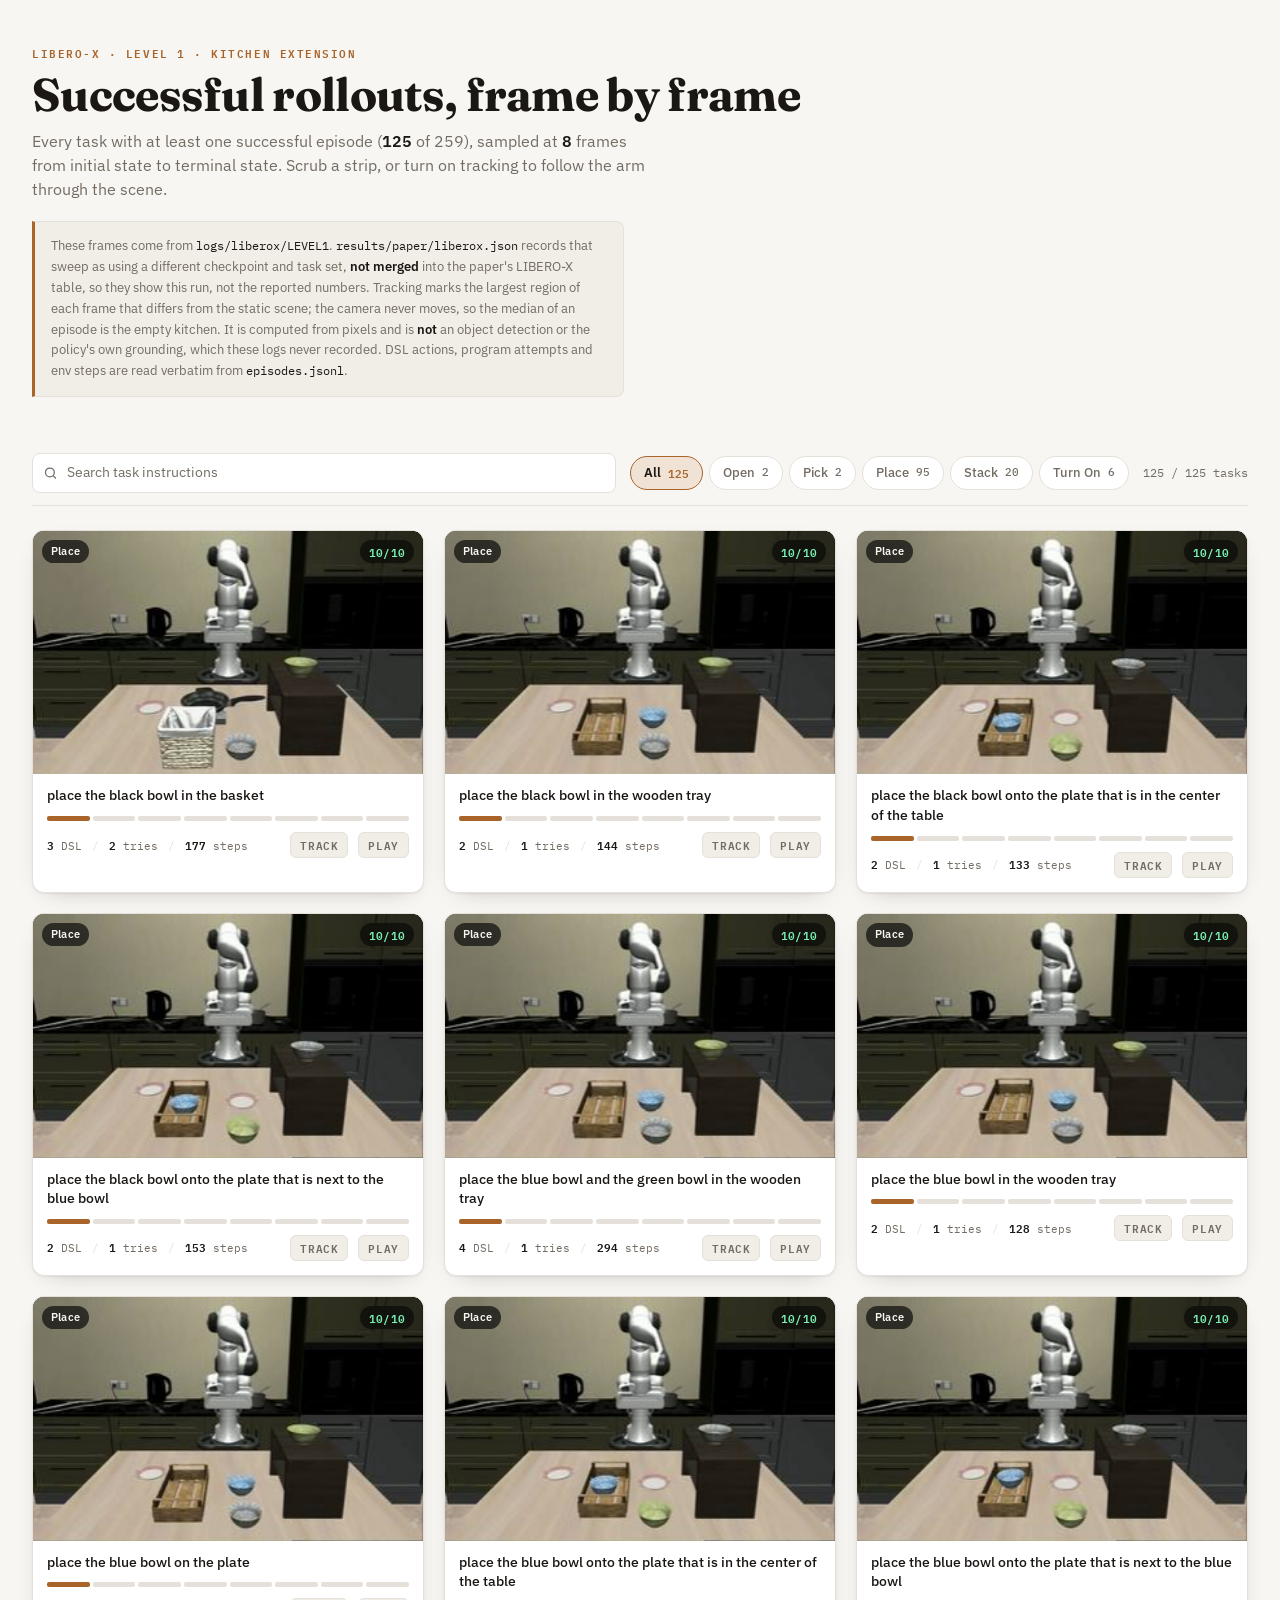
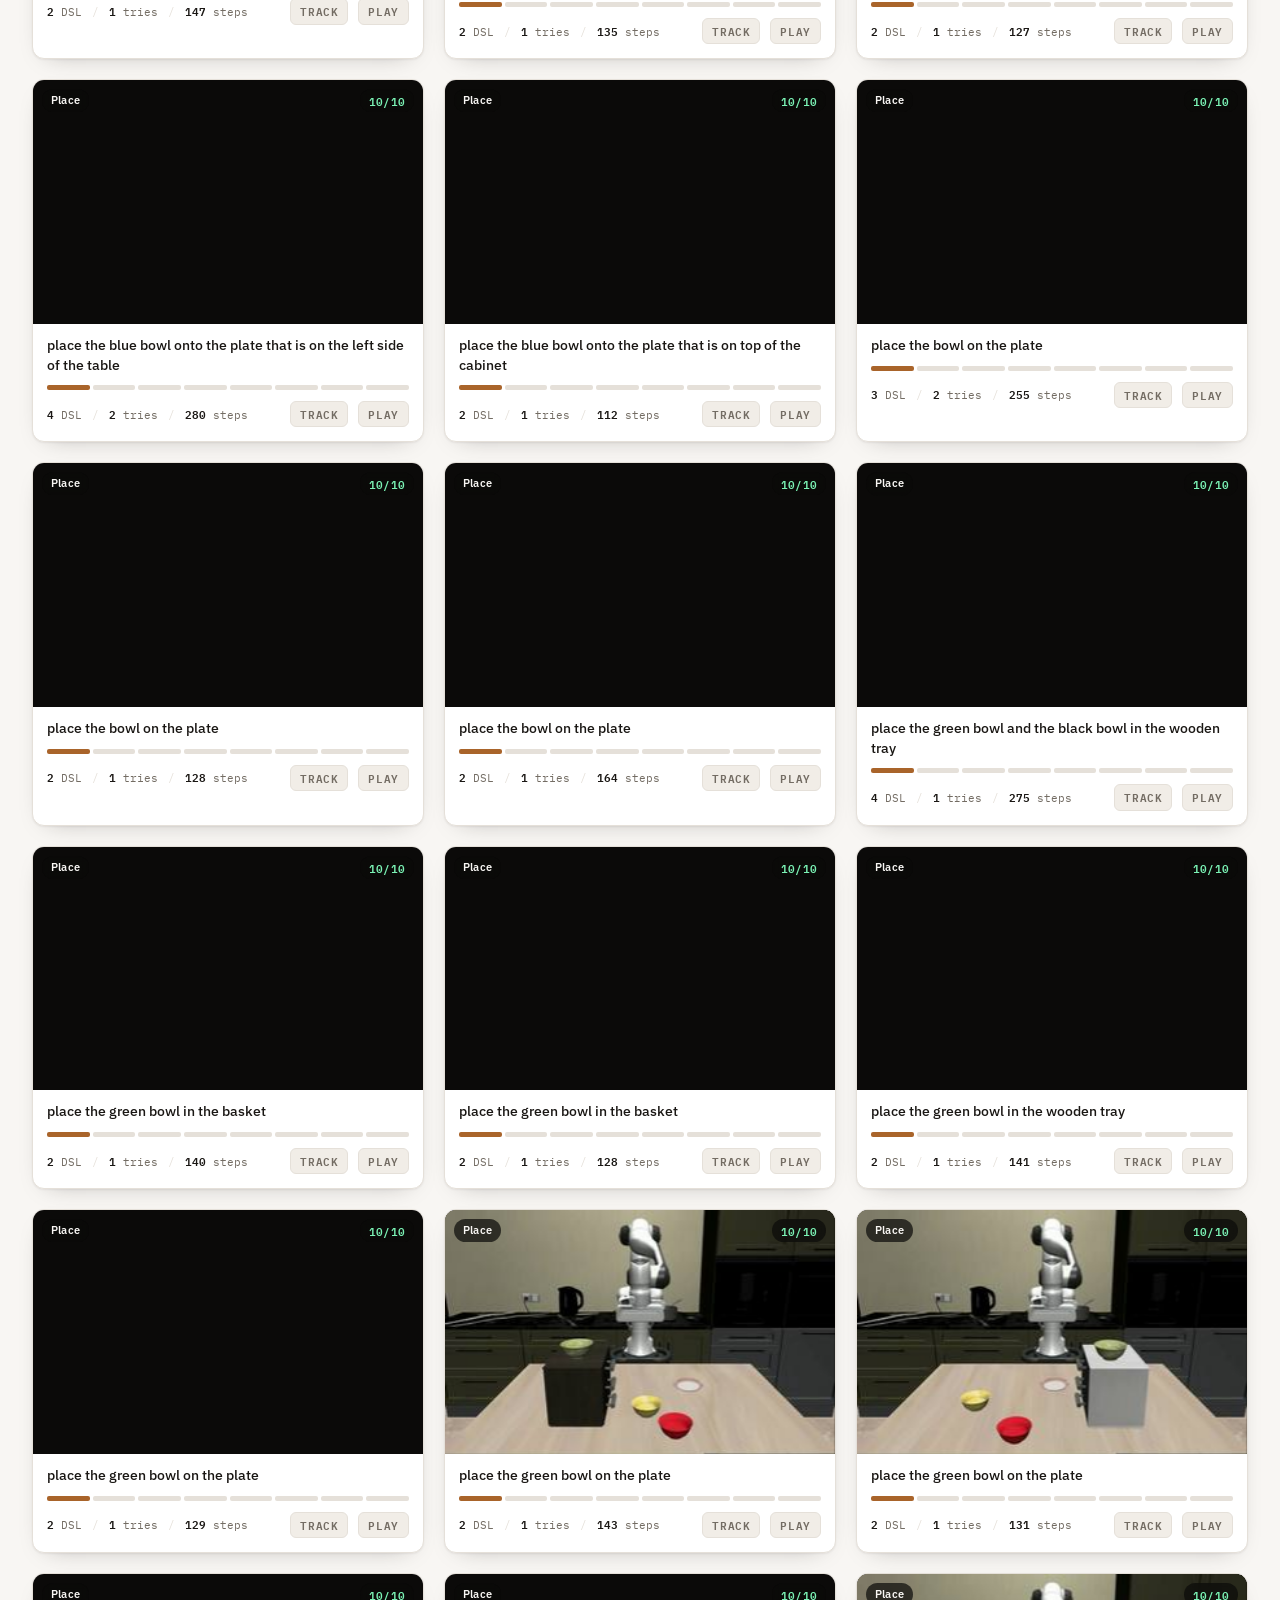
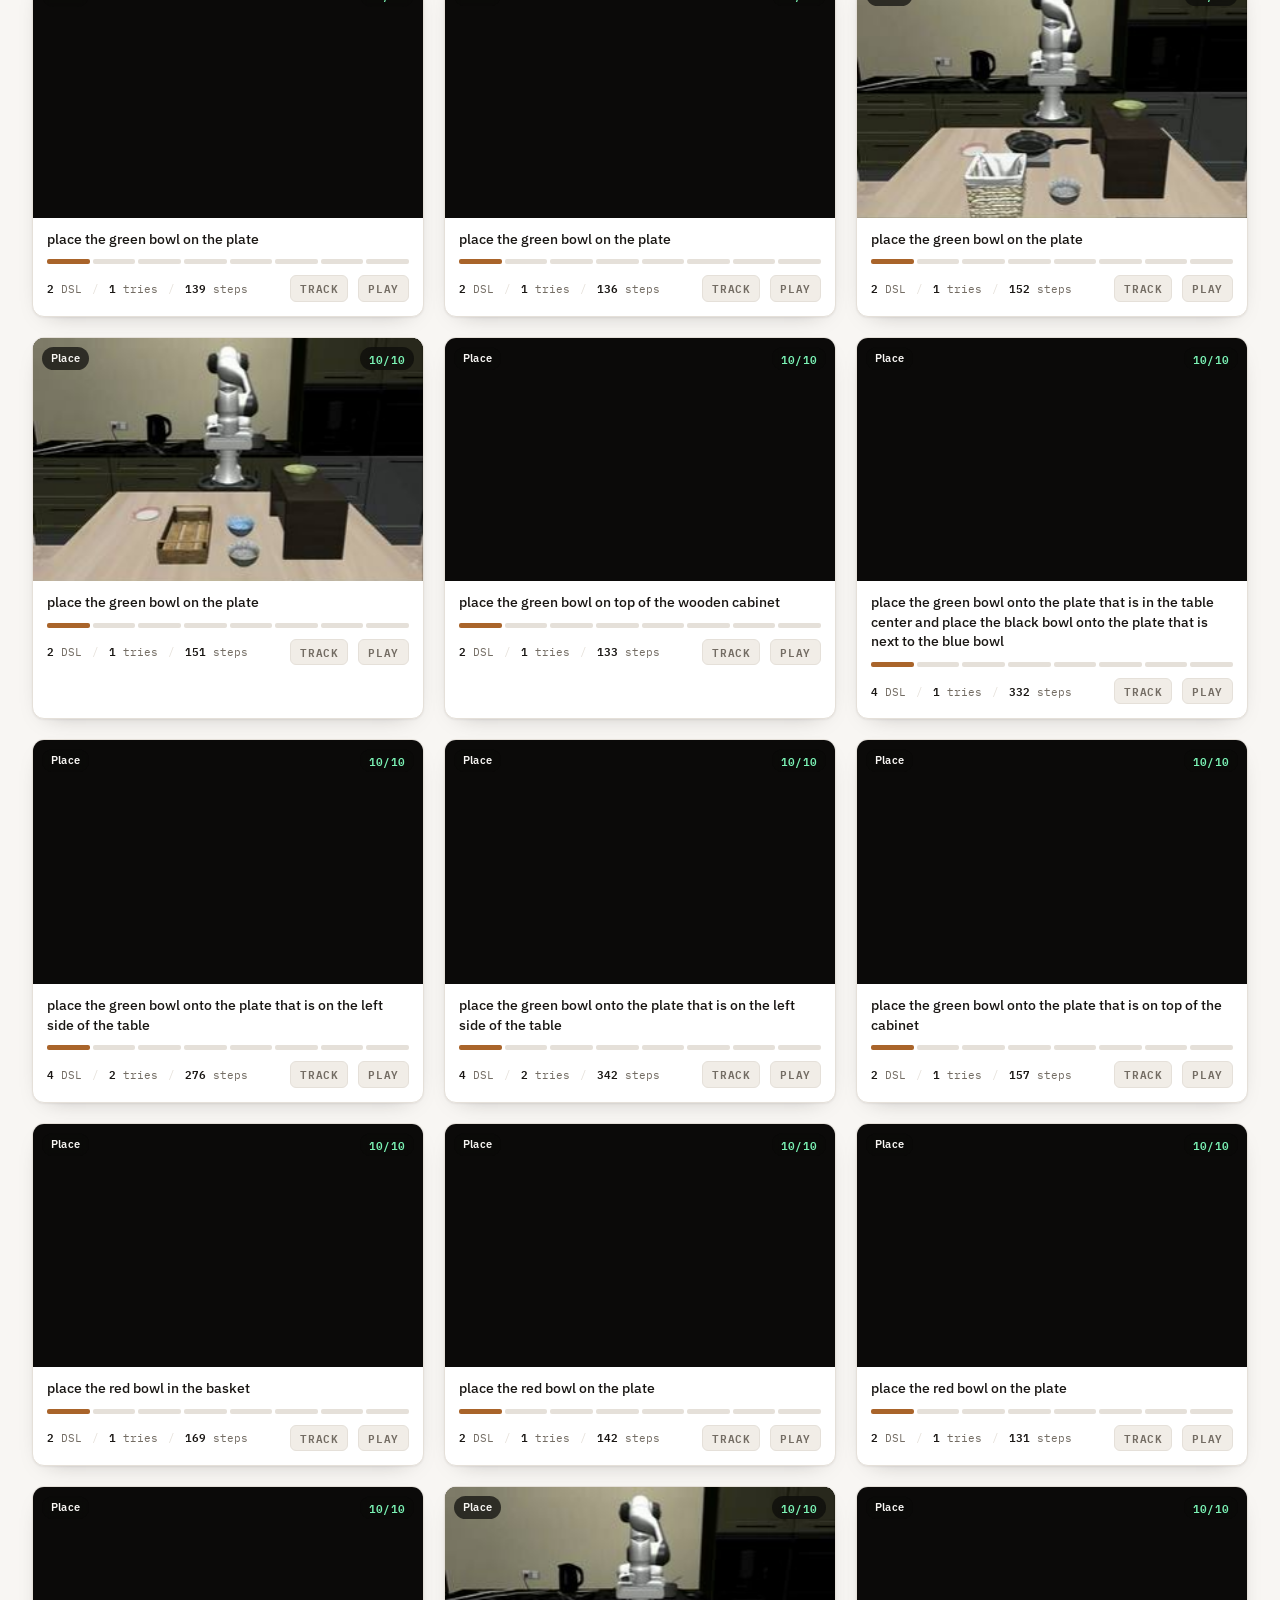
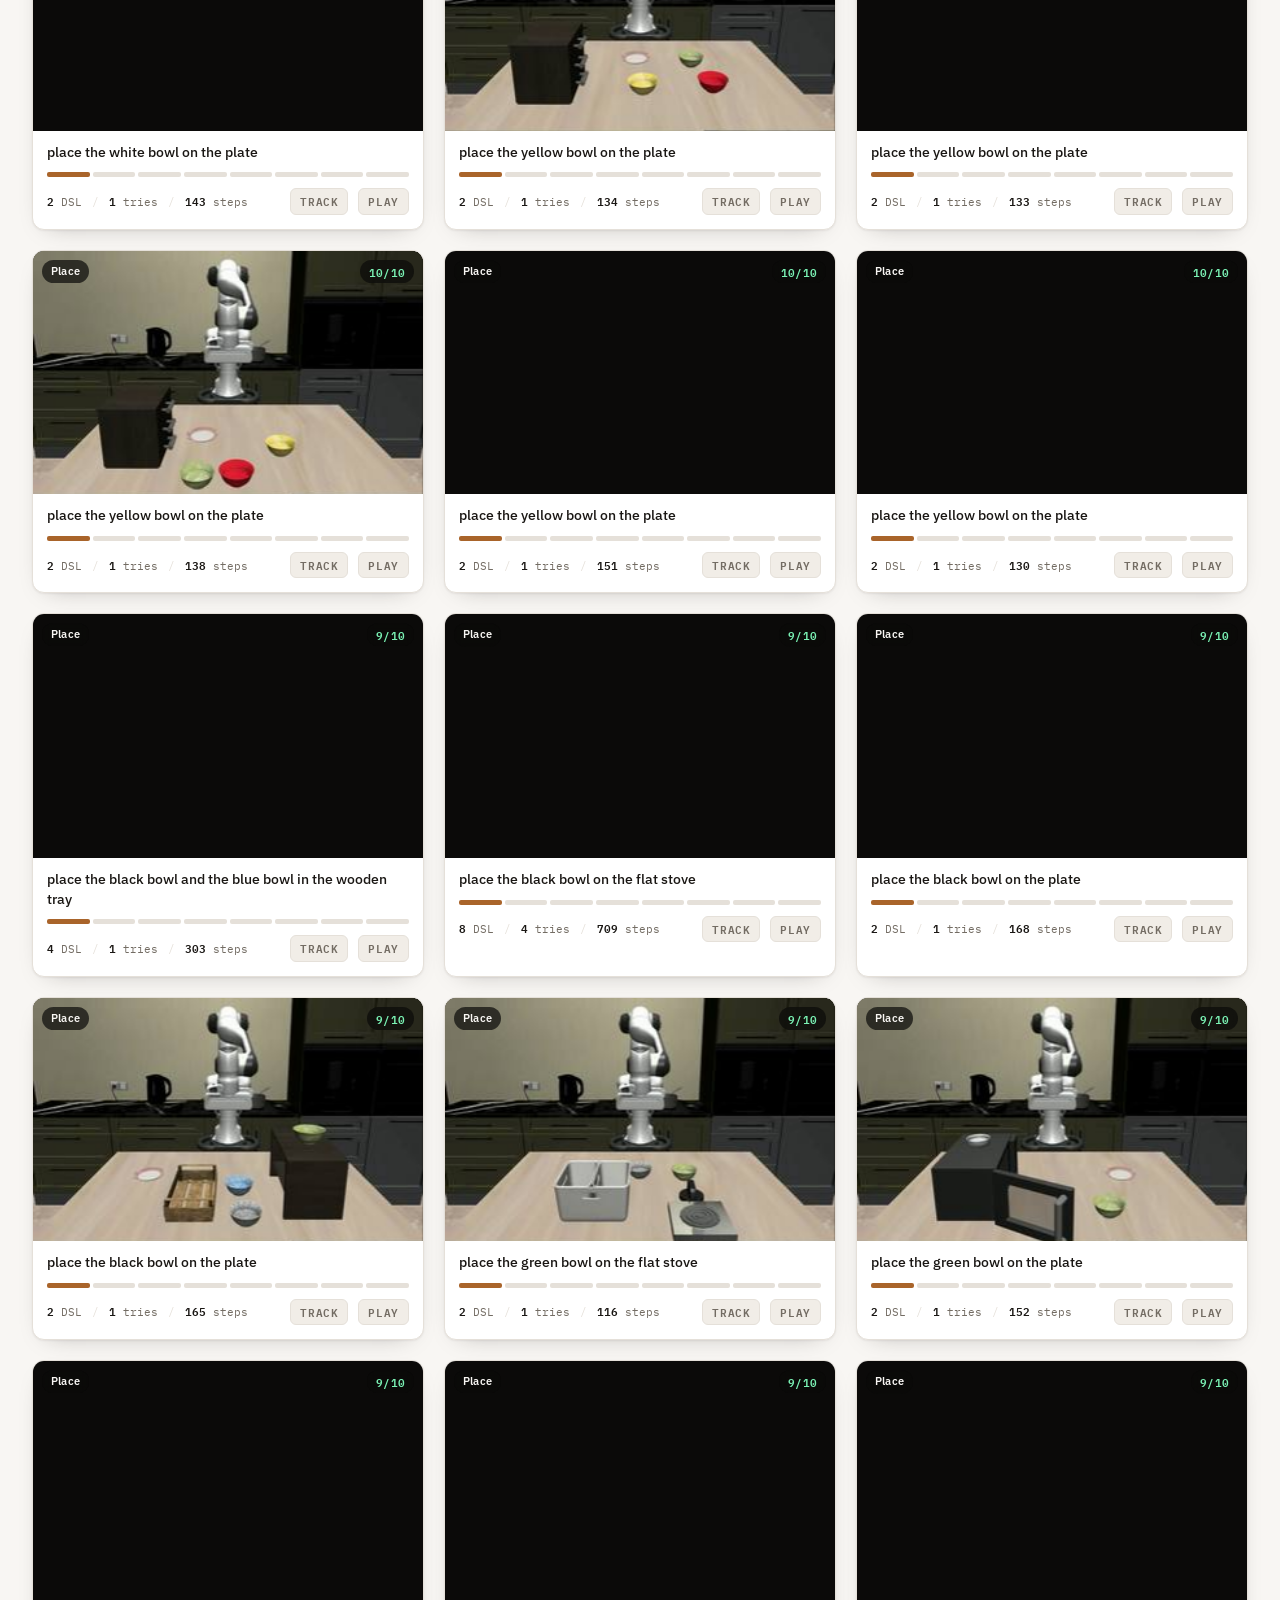
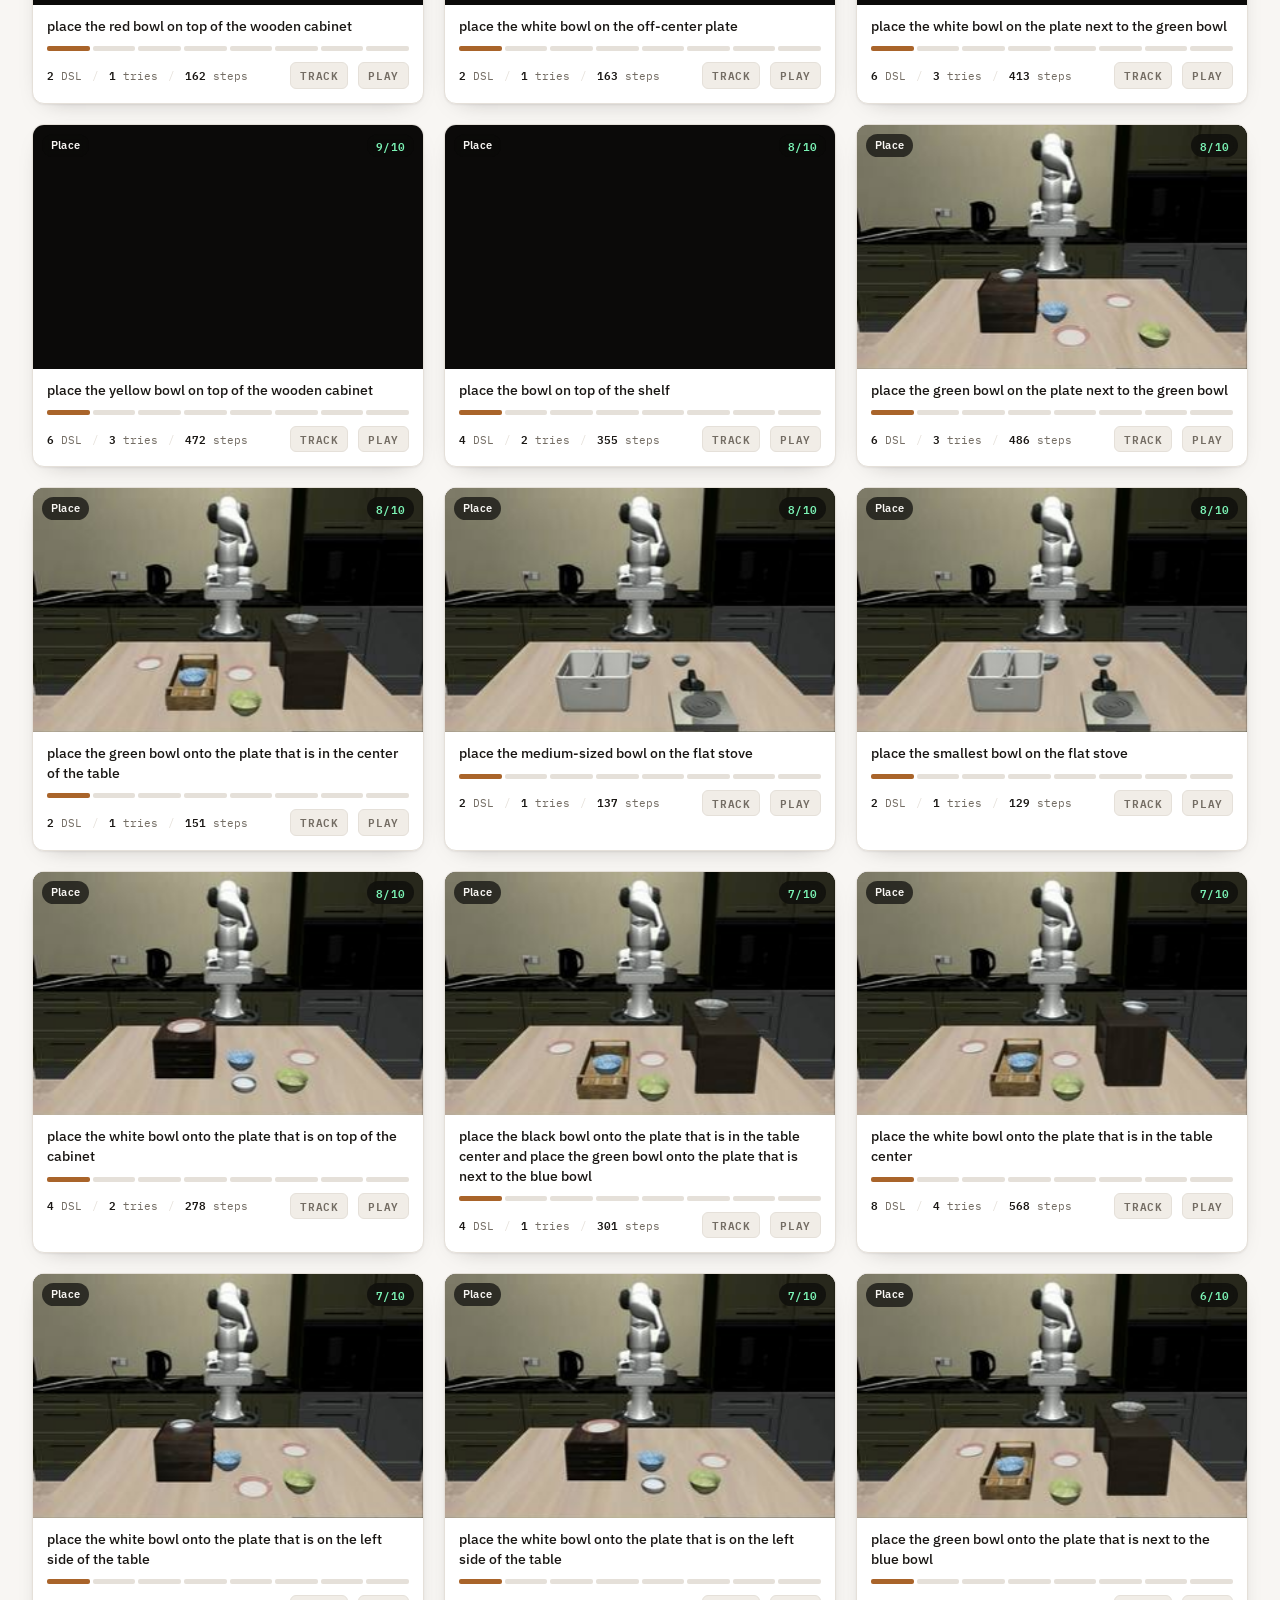
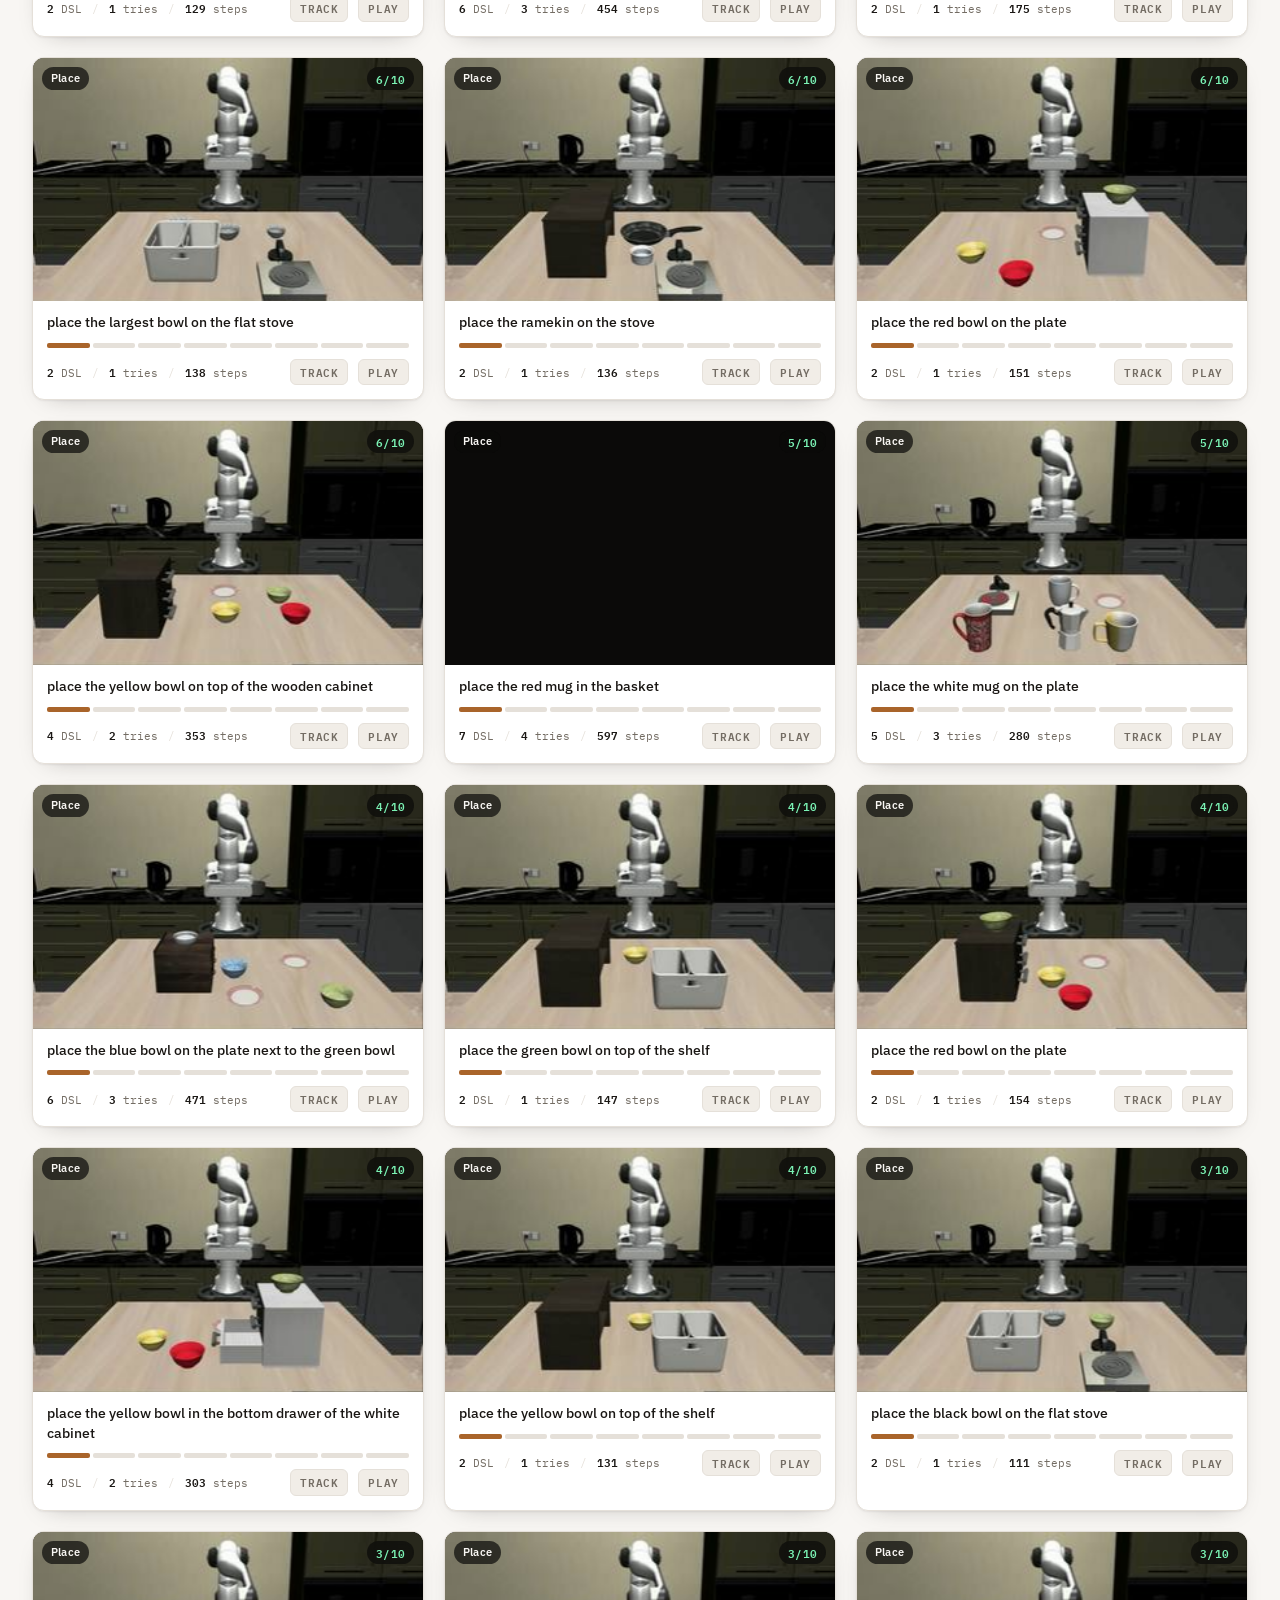
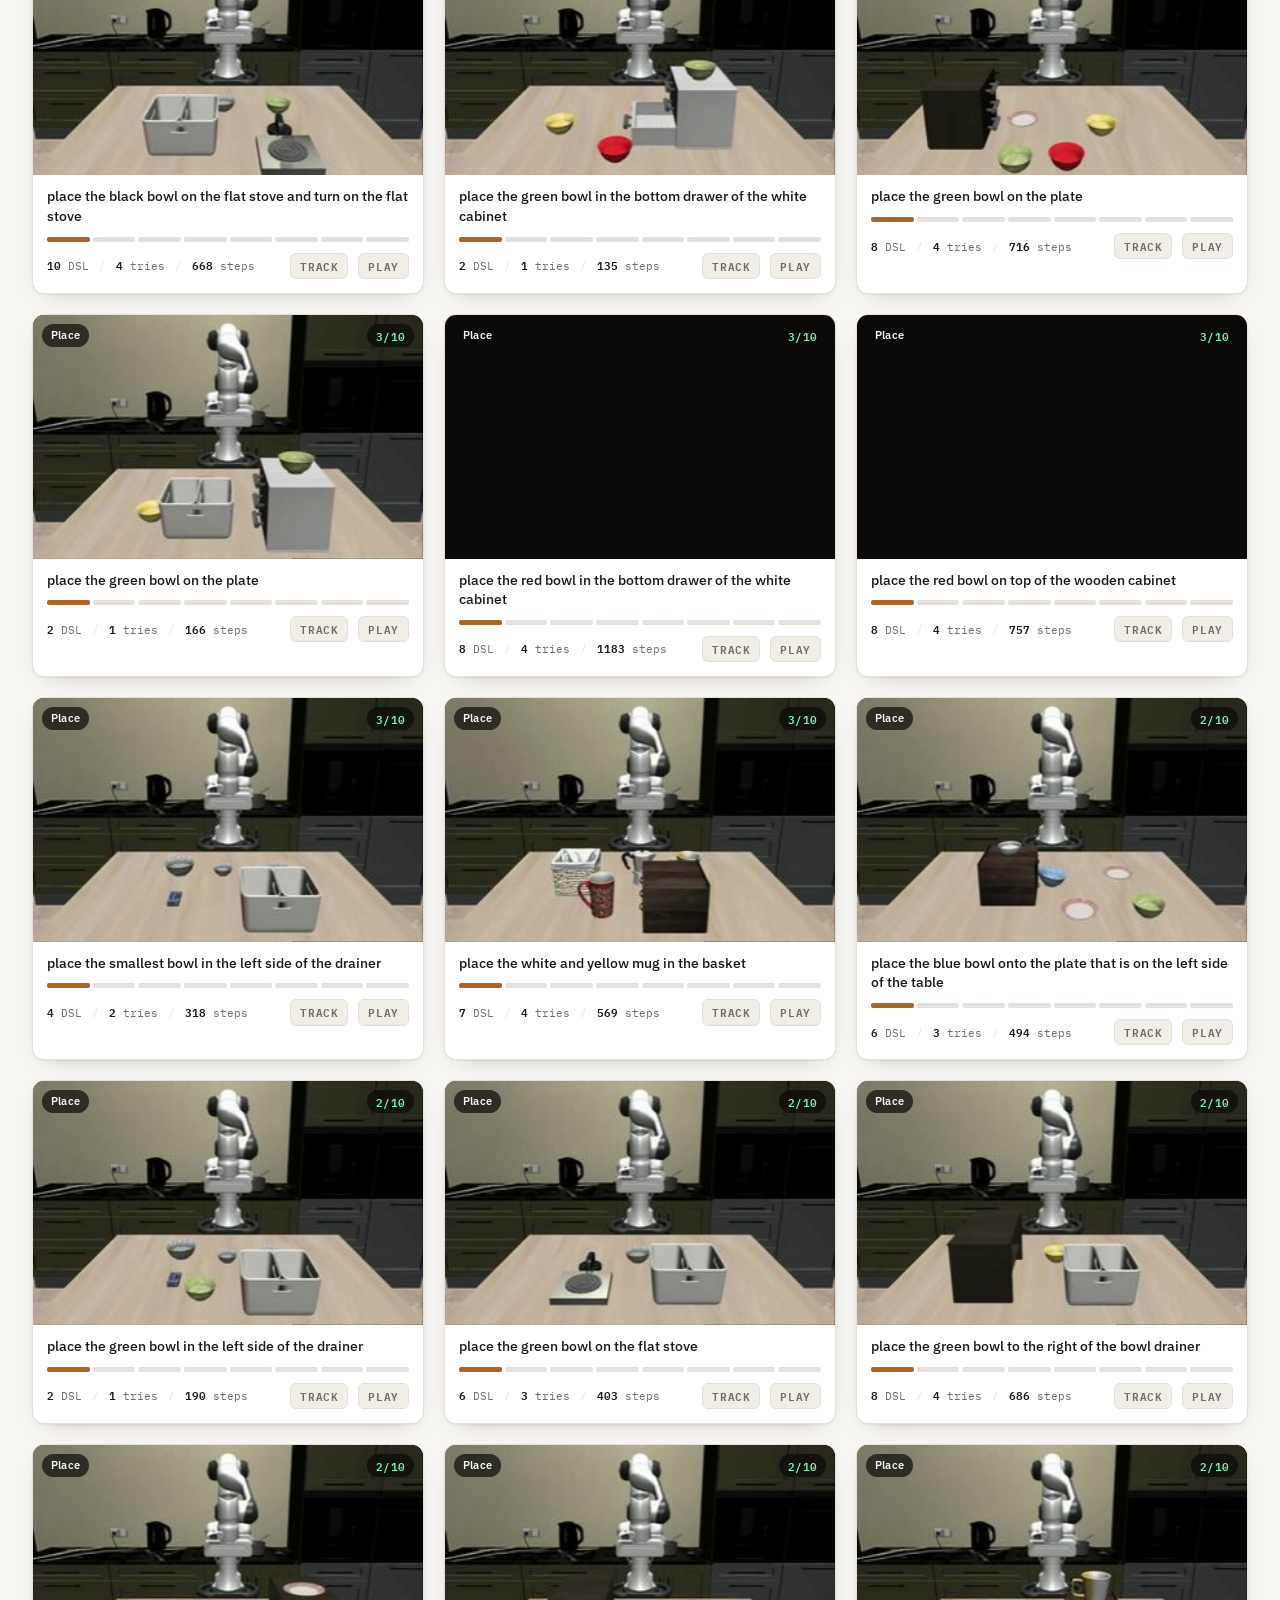
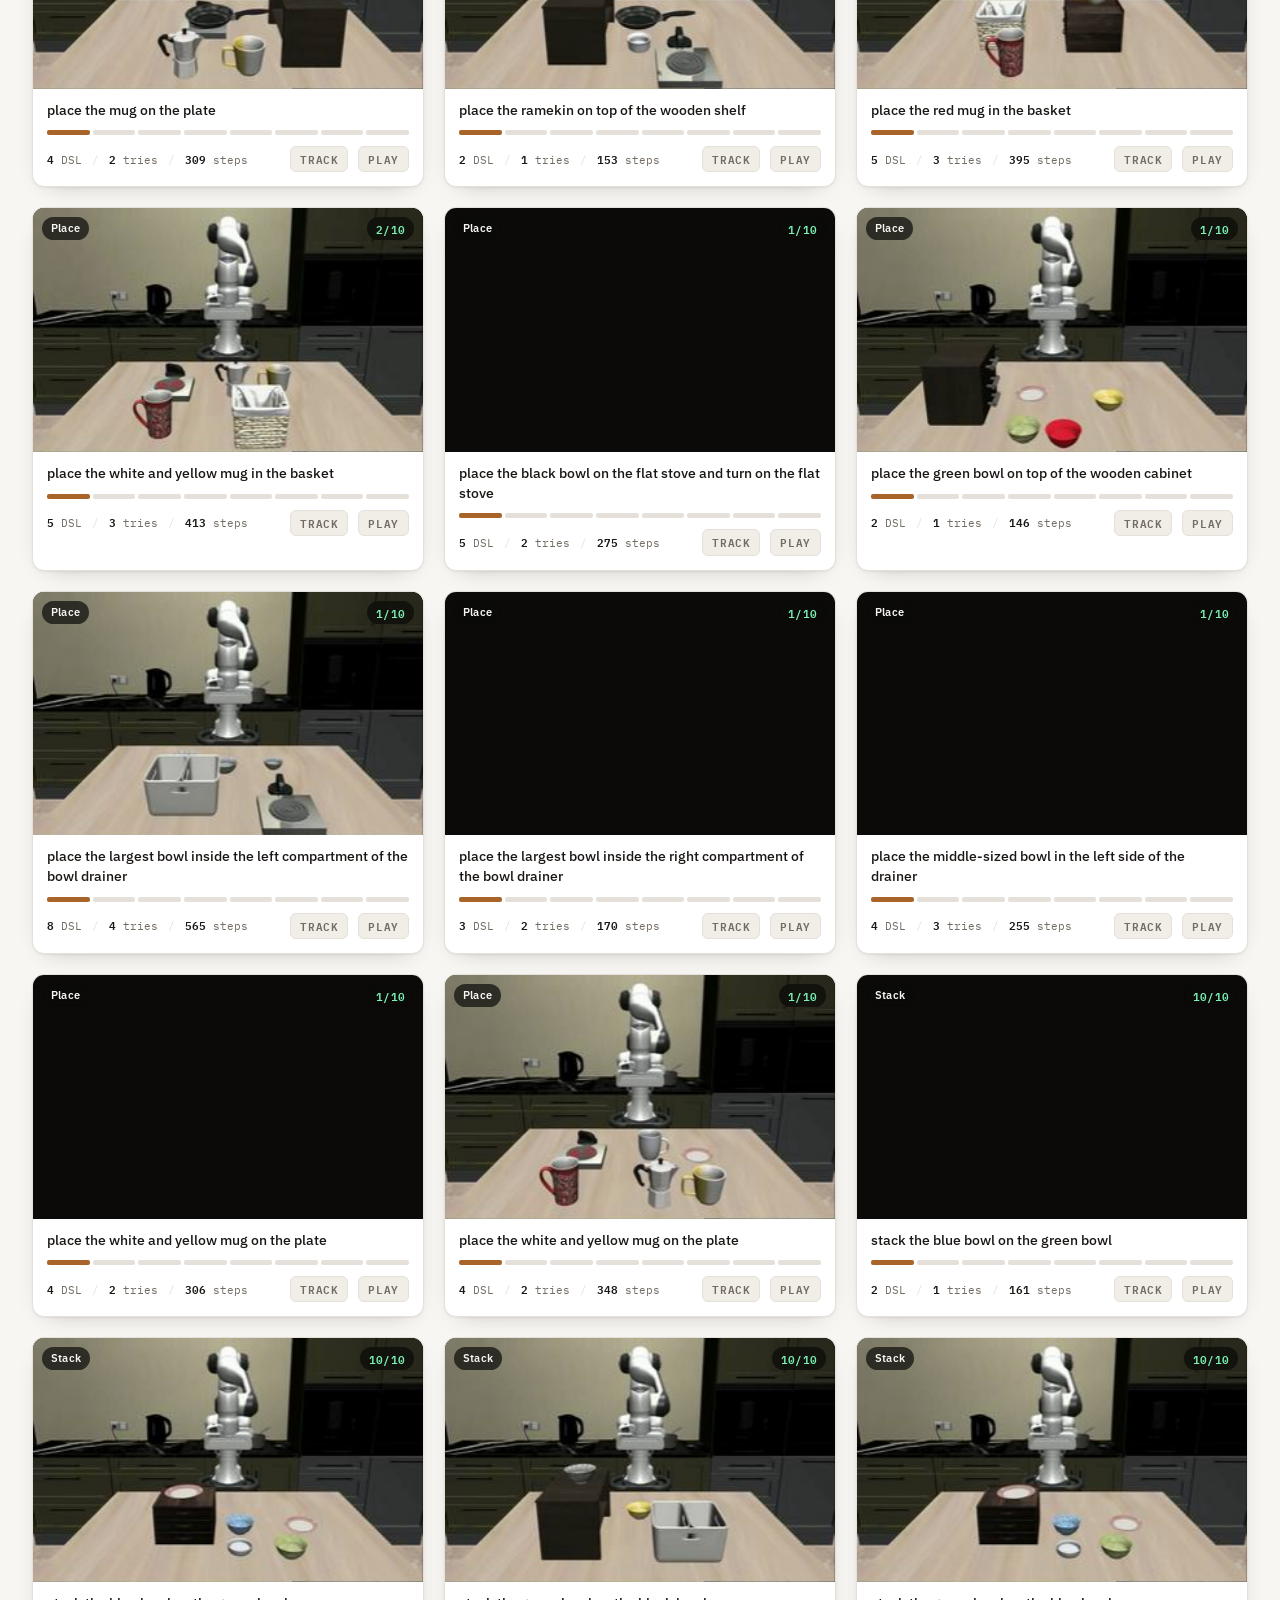
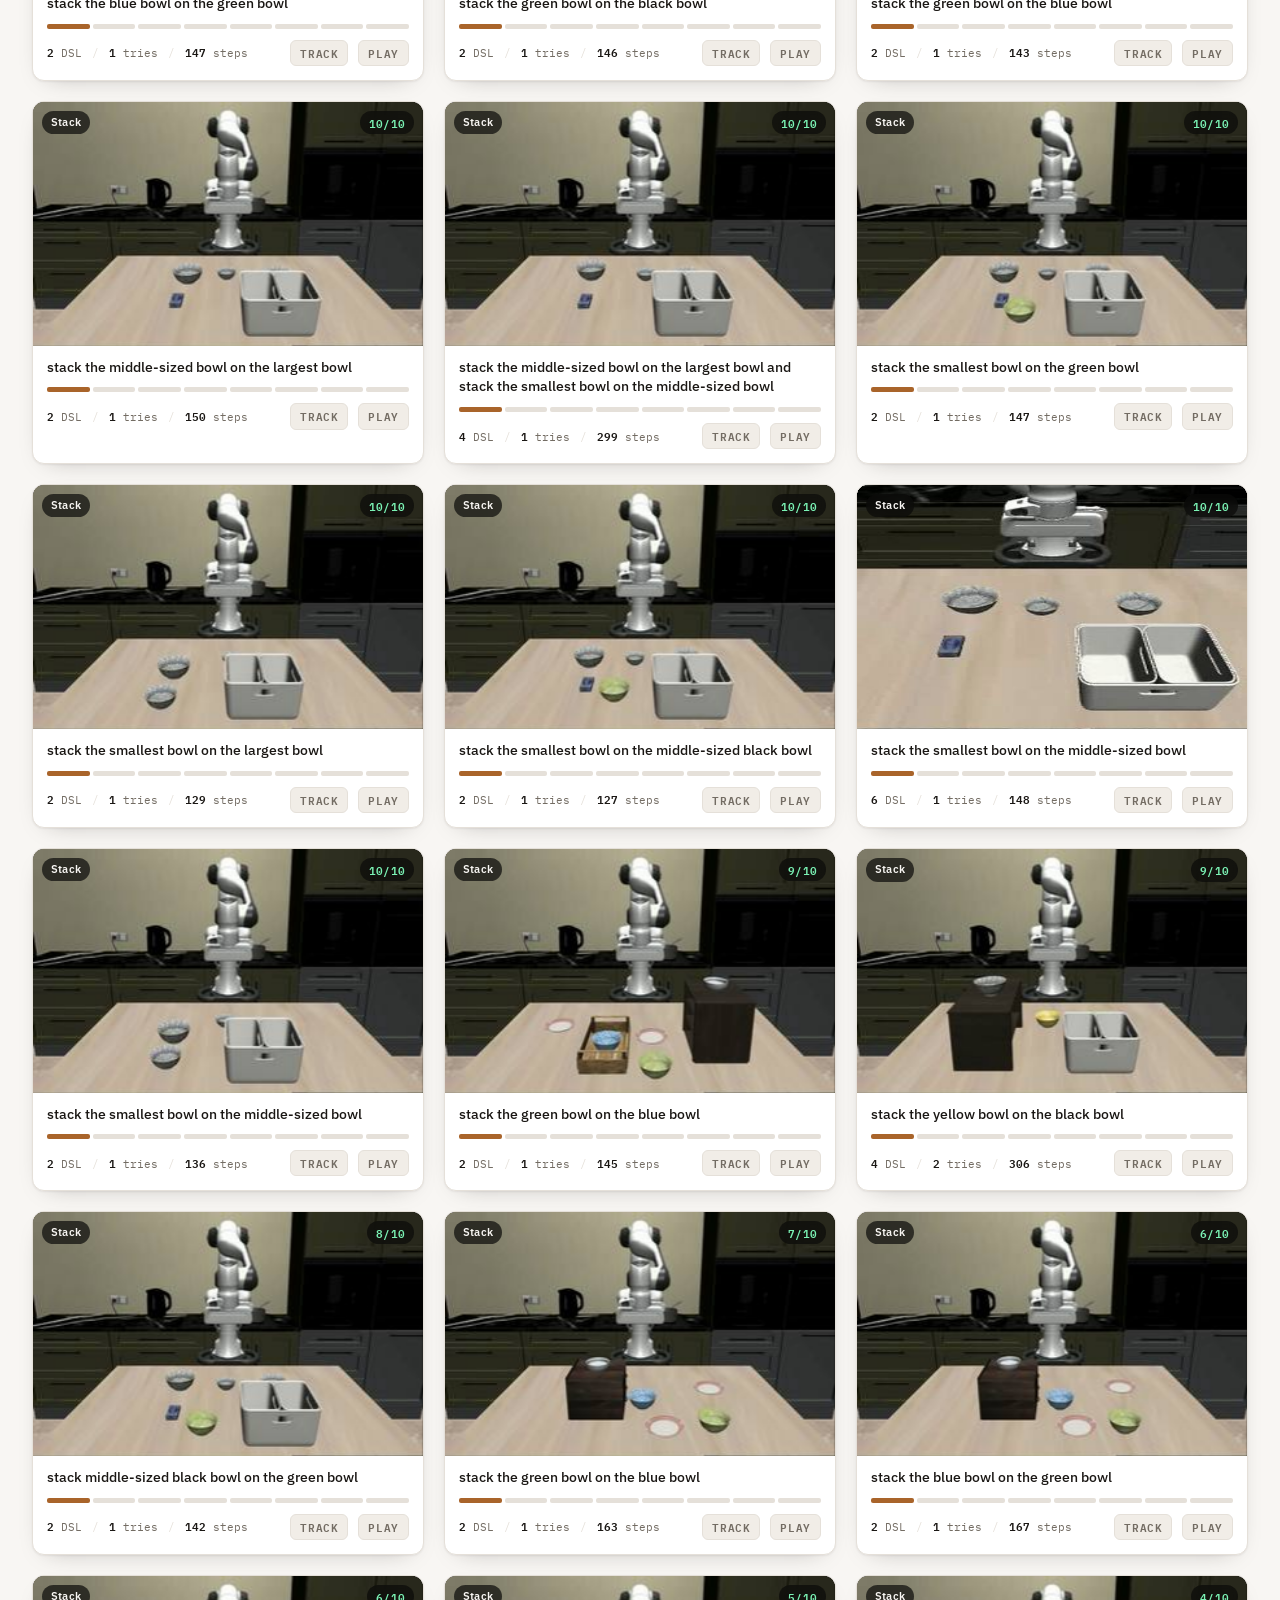
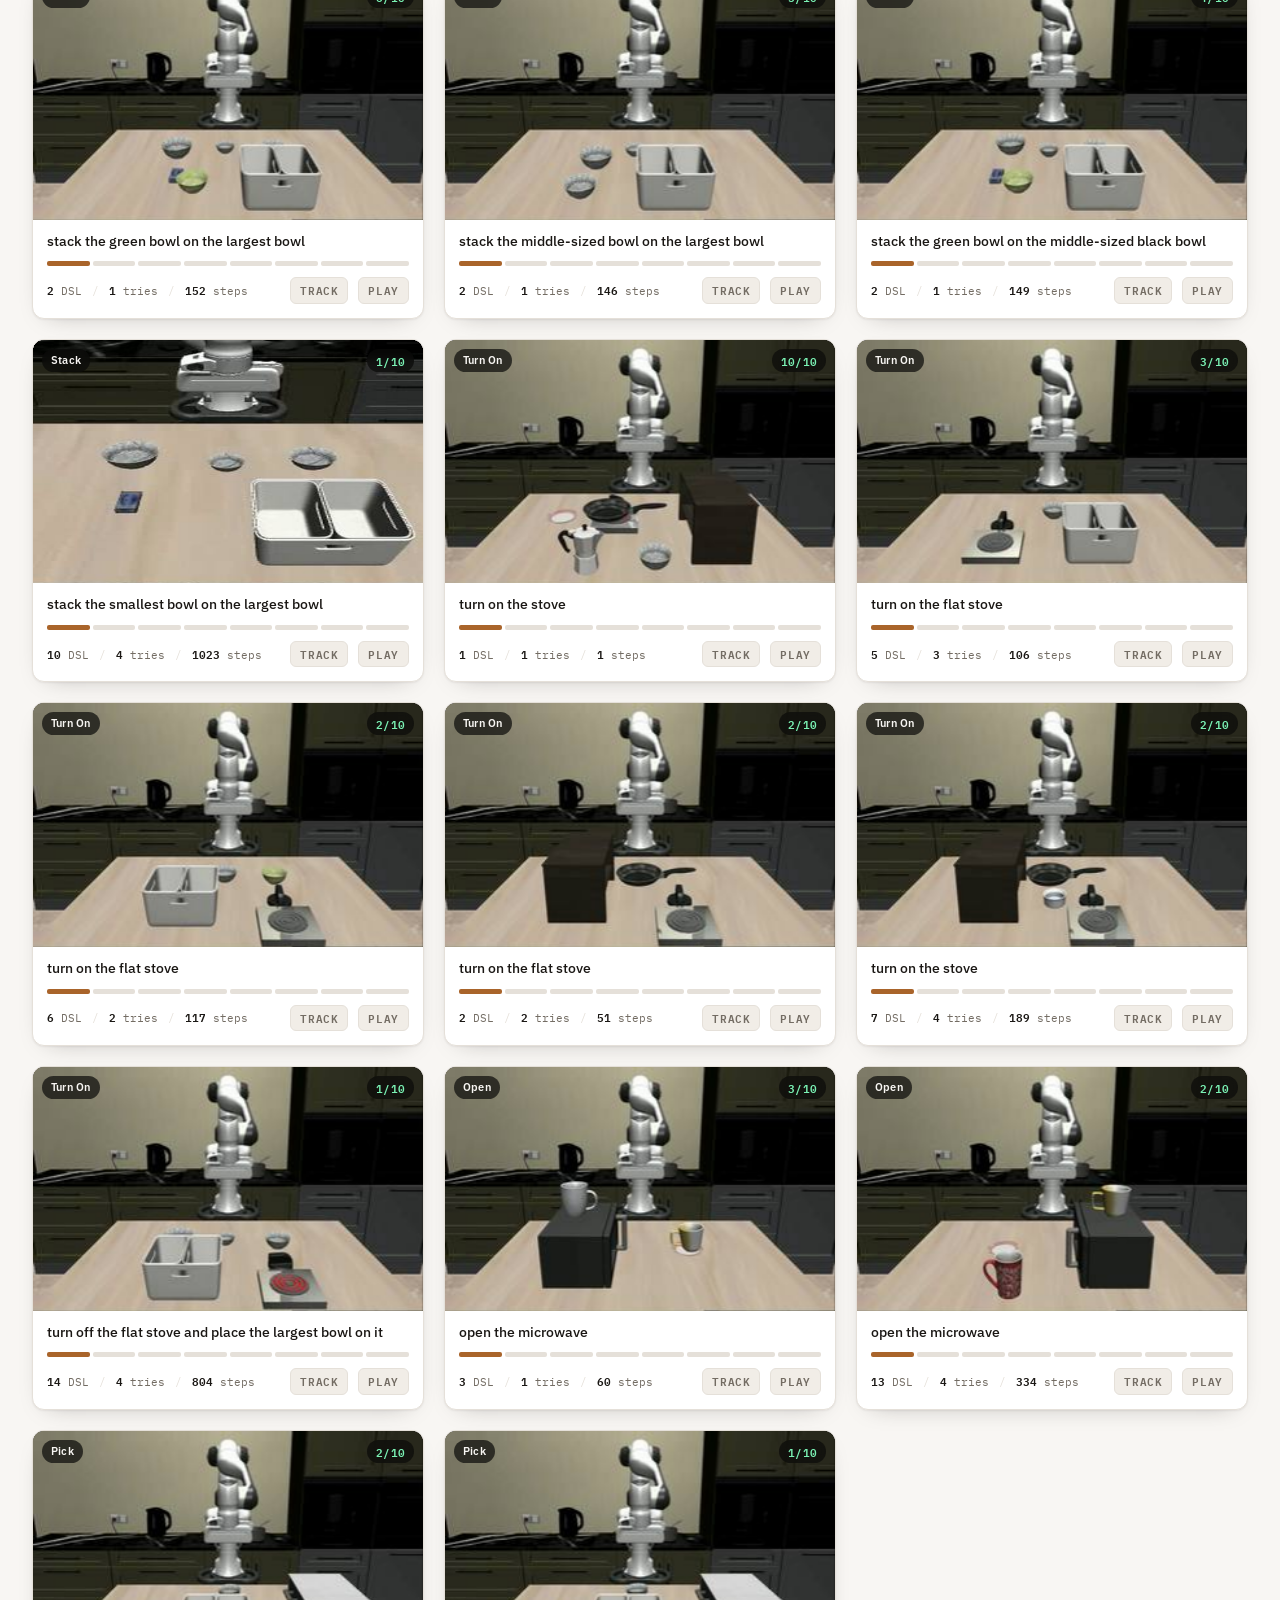
<file: rollouts.html>
<!doctype html>
<meta charset="utf-8">
<meta name="viewport" content="width=device-width, initial-scale=1">
<title>LIBERO-X Rollout Browser</title>
<link rel="preconnect" href="https://fonts.googleapis.com">
<link rel="preconnect" href="https://fonts.gstatic.com" crossorigin>
<link rel="stylesheet" href="https://fonts.googleapis.com/css2?family=Fraunces:opsz,wght@9..144,500;9..144,700&family=IBM+Plex+Mono:wght@400;600&family=IBM+Plex+Sans:wght@400;500;600&display=swap">
<style>
  /* Warm neutrals lifted from the kitchen renders; ochre chrome so the green
     motion overlay stays a signal rather than decoration. */
  :root {
    --ground:#f8f6f3; --panel:#ffffff; --sunk:#f1ede7;
    --line:#e5e0d9; --ink:#1a1714; --muted:#736c63;
    --accent:#a9642a; --accent-soft:#f0e2d4; --motion:#00a862;
    --shadow:0 1px 2px rgba(26,23,20,.06), 0 8px 24px -16px rgba(26,23,20,.4);
    --display:"Fraunces",Georgia,serif;
    --ui:"IBM Plex Sans",system-ui,-apple-system,sans-serif;
    --data:"IBM Plex Mono",ui-monospace,Menlo,monospace;
  }
  :root:not([data-theme="light"]) { }
  @media (prefers-color-scheme: dark) {
    :root:not([data-theme="light"]) {
      --ground:#12100e; --panel:#1b1815; --sunk:#161310;
      --line:#2b2622; --ink:#ece7e1; --muted:#9d958a;
      --accent:#d99a5b; --accent-soft:#33261a; --motion:#00e576;
      --shadow:0 1px 2px rgba(0,0,0,.5), 0 8px 24px -16px rgba(0,0,0,.9);
    }
  }
  :root[data-theme="dark"] {
    --ground:#12100e; --panel:#1b1815; --sunk:#161310;
    --line:#2b2622; --ink:#ece7e1; --muted:#9d958a;
    --accent:#d99a5b; --accent-soft:#33261a; --motion:#00e576;
    --shadow:0 1px 2px rgba(0,0,0,.5), 0 8px 24px -16px rgba(0,0,0,.9);
  }

  * { box-sizing:border-box; }
  body { margin:0; background:var(--ground); color:var(--ink);
         font-family:var(--ui); font-size:15px; line-height:1.55;
         -webkit-font-smoothing:antialiased; }
  :focus-visible { outline:2px solid var(--accent); outline-offset:2px; border-radius:4px; }

  .wrap { max-width:1500px; margin:0 auto; padding:0 clamp(16px,3vw,32px); }

  header { padding:clamp(28px,4vw,44px) 0 20px; }
  .eyebrow { font-family:var(--data); font-size:11px; font-weight:600;
             letter-spacing:.14em; text-transform:uppercase; color:var(--accent);
             margin:0 0 10px; }
  h1 { font-family:var(--display); font-optical-sizing:auto; font-weight:700;
       font-size:clamp(30px,4.4vw,46px); line-height:1.05; letter-spacing:-.015em;
       margin:0 0 10px; text-wrap:balance; }
  .lede { margin:0; max-width:62ch; color:var(--muted); font-size:15.5px; }
  .lede b { color:var(--ink); font-weight:600; font-variant-numeric:tabular-nums; }

  .provenance { margin:20px 0 0; padding:14px 16px; max-width:74ch;
                background:var(--sunk); border:1px solid var(--line);
                border-left:3px solid var(--accent); border-radius:0 8px 8px 0;
                color:var(--muted); font-size:13px; line-height:1.6; }
  .provenance strong { color:var(--ink); font-weight:600; }
  .provenance code { font-family:var(--data); font-size:12px; color:var(--ink); }

  /* Control bar - an instrument panel, sticky so it stays with the grid. */
  .panel { position:sticky; top:0; z-index:5; margin:24px 0 0;
           padding:12px 0; background:var(--ground);
           border-bottom:1px solid var(--line);
           display:flex; flex-wrap:wrap; gap:10px 14px; align-items:center; }
  .search { position:relative; flex:1 1 260px; min-width:200px; }
  .search input { width:100%; padding:8px 12px 8px 34px; font:inherit; font-size:14px;
                  color:var(--ink); background:var(--panel);
                  border:1px solid var(--line); border-radius:8px; }
  .search input::placeholder { color:var(--muted); }
  .search svg { position:absolute; left:11px; top:50%; transform:translateY(-50%);
                width:15px; height:15px; color:var(--muted); pointer-events:none; }
  .filters { display:flex; flex-wrap:wrap; gap:6px; }
  .chip { display:inline-flex; align-items:center; gap:7px; padding:6px 13px;
          font:inherit; font-size:13px; font-weight:500; color:var(--muted);
          background:var(--panel); border:1px solid var(--line);
          border-radius:999px; cursor:pointer;
          transition:color .15s, border-color .15s, background .15s; }
  .chip:hover { color:var(--ink); border-color:var(--accent); }
  .chip[aria-pressed="true"] { color:var(--ink); background:var(--accent-soft);
                               border-color:var(--accent); font-weight:600; }
  .chip .n { font-family:var(--data); font-size:11px; color:var(--muted); }
  .chip[aria-pressed="true"] .n { color:var(--accent); }
  .tally { margin-left:auto; font-family:var(--data); font-size:12px;
           color:var(--muted); font-variant-numeric:tabular-nums; }

  /* Contact sheet */
  .sheet { display:grid; gap:20px; padding:24px 0 56px;
           grid-template-columns:repeat(auto-fill,minmax(310px,1fr)); }
  .cell { background:var(--panel); border:1px solid var(--line);
          border-radius:12px; overflow:hidden; box-shadow:var(--shadow); }
  .viewer { position:relative; aspect-ratio:8/5; background:#0b0a09; overflow:hidden; }
  /* One vertical sprite per task; translate it to pick a frame. loading="lazy"
     then means a visitor downloads only the rollouts they scroll to. */
  .viewer img { position:absolute; top:0; left:0; width:100%; display:block;
                will-change:transform; }
  .tag { position:absolute; top:9px; left:9px; padding:3px 9px; border-radius:999px;
         background:rgba(11,10,9,.7); backdrop-filter:blur(4px);
         color:#f8f6f3; font-size:11px; font-weight:600; letter-spacing:.02em; }
  .tag.ok { left:auto; right:9px; font-family:var(--data); color:#7bf3b5; }
  .overlay { position:absolute; border:2px solid var(--motion); border-radius:2px;
             box-shadow:0 0 0 1px rgba(0,0,0,.55); pointer-events:none;
             display:none; transition:all .12s linear; }
  .cell.tracking .overlay { display:block; }
  .scrubhint { position:absolute; inset:auto 0 0 0; padding:6px 9px;
               font-family:var(--data); font-size:10px; letter-spacing:.06em;
               color:#f8f6f3; background:linear-gradient(transparent,rgba(11,10,9,.65));
               opacity:0; transition:opacity .15s; text-transform:uppercase; }
  .viewer:hover .scrubhint { opacity:.85; }

  .body { padding:12px 14px 14px; }
  .task { margin:0 0 10px; font-size:14px; font-weight:500; line-height:1.4; }

  /* Eight ticks, because there are exactly eight sampled frames. */
  .track { display:flex; gap:3px; margin:0 0 11px; }
  .tick { flex:1; height:5px; border:0; padding:0; border-radius:2px;
          background:var(--line); cursor:pointer; transition:background .12s; }
  .tick:hover { background:var(--muted); }
  .tick[aria-current="true"] { background:var(--accent); }

  .readout { display:flex; align-items:center; gap:10px; flex-wrap:wrap;
             font-family:var(--data); font-size:11px; color:var(--muted);
             font-variant-numeric:tabular-nums; }
  .readout b { color:var(--ink); font-weight:600; }
  .readout .sep { color:var(--line); }
  .ctl { display:inline-flex; align-items:center; justify-content:center; gap:5px;
         padding:4px 9px; font:inherit; font-family:var(--data); font-size:10.5px;
         font-weight:600; letter-spacing:.06em; text-transform:uppercase;
         color:var(--muted); background:var(--sunk); border:1px solid var(--line);
         border-radius:6px; cursor:pointer; transition:all .15s; }
  .ctl:hover { color:var(--ink); border-color:var(--accent); }
  .cell.tracking .ctl.track-btn { color:var(--motion); border-color:var(--motion); }
  .spacer { margin-left:auto; }

  .none { padding:60px 0; color:var(--muted); text-align:center; }
  footer { padding:0 0 48px; color:var(--muted); font-size:12.5px; max-width:74ch; }

  @media (prefers-reduced-motion:reduce) {
    * { transition:none !important; animation:none !important; }
  }
</style>

<div class="wrap">
  <header>
    <p class="eyebrow">LIBERO-X &middot; LEVEL 1 &middot; Kitchen extension</p>
    <h1>Successful rollouts, frame by frame</h1>
    <p class="lede">Every task with at least one successful episode
      (<b>125</b> of 259), sampled at <b>8</b> frames from
      initial state to terminal state. Scrub a strip, or turn on tracking
      to follow the arm through the scene.</p>
    <p class="provenance">These frames come from <code>logs/liberox/LEVEL1</code>.
      <code>results/paper/liberox.json</code> records that sweep as using a
      different checkpoint and task set, <strong>not merged</strong> into the
      paper's LIBERO-X table, so they show this run, not the reported
      numbers. Tracking marks the largest region of each frame that differs from
      the static scene; the camera never moves, so the median of an episode is
      the empty kitchen. It is computed from pixels and is <strong>not</strong>
      an object detection or the policy's own grounding, which these logs never
      recorded. DSL actions, program attempts and env steps are read verbatim
      from <code>episodes.jsonl</code>.</p>
  </header>

  <div class="panel">
    <label class="search">
      <svg viewBox="0 0 24 24" fill="none" stroke="currentColor" stroke-width="2"
           stroke-linecap="round" aria-hidden="true"><circle cx="11" cy="11" r="7"></circle><line x1="20" y1="20" x2="16.65" y2="16.65"></line></svg>
      <input type="search" id="q" placeholder="Search task instructions" autocomplete="off"
             aria-label="Search task instructions">
    </label>
    <div class="filters" id="filters" role="group" aria-label="Filter by action"></div>
    <span class="tally" id="tally"></span>
  </div>

  <div class="sheet" id="sheet"></div>
  <p class="none" id="none" hidden>No task matches that search.</p>

  <footer>Frames sampled evenly across each episode; the last frame is the
    terminal state that <code>env._check_success()</code> accepted.</footer>
</div>

<script>
const DATA = [{"desc":"place the black bowl in the basket","label":"Place","rate":"10/10","index":109,"sprite":"rollouts/task109-place-the-black-bowl-in-the-basket.jpg","n":8,"boxes":[[0.278125,0.7125,0.19453125,0.2875],[0.44140625,0.11375,0.1578125,0.5225],[0.46796875,0.31125,0.16875,0.46125],[0.459375,0.305,0.15703125,0.51625],[0.44296875,0.205,0.1890625,0.4525],[0.309375,0.26,0.25,0.4825],[0.31640625,0.3775,0.16953125,0.4025],[0.3140625,0.20875,0.24453125,0.39]],"meta":{"dsl_actions":3,"program_attempts":2,"env_steps":177}},{"desc":"place the black bowl in the wooden tray","label":"Place","rate":"10/10","index":114,"sprite":"rollouts/task114-place-the-black-bowl-in-the-wooden-tray.jpg","n":8,"boxes":[[0.434375,0.02875,0.14921875,0.49375],[0.44296875,0.06625,0.16171875,0.56875],[0.4421875,0.2275,0.1796875,0.375],[0.45546875,0.30625,0.165625,0.565],[0.4453125,0.275,0.17265625,0.5825],[0.44375,0.17875,0.19296875,0.5025],[0.32265625,0.08875,0.2546875,0.50875],[0.3234375,0.16,0.25390625,0.50125]],"meta":{"dsl_actions":2,"program_attempts":1,"env_steps":144}},{"desc":"place the black bowl onto the plate that is in the center of the table","label":"Place","rate":"10/10","index":124,"sprite":"rollouts/task124-place-the-black-bowl-onto-the-plate-that-is-in-the-center-of.jpg","n":8,"boxes":[[0.434375,0.02875,0.14609375,0.4675],[0.4453125,0.02125,0.16640625,0.4525],[0.53828125,0.1275,0.25546875,0.3775],[0.4859375,0.16,0.31484375,0.3925],[0.5390625,0.12125,0.24296875,0.43125],[0.4546875,0.045,0.20859375,0.28875],[0.44375,0.0825,0.1671875,0.57375],[0.44375,0.10875,0.16484375,0.54]],"meta":{"dsl_actions":2,"program_attempts":1,"env_steps":133}},{"desc":"place the black bowl onto the plate that is next to the blue bowl","label":"Place","rate":"10/10","index":125,"sprite":"rollouts/task125-place-the-black-bowl-onto-the-plate-that-is-next-to-the-blue.jpg","n":8,"boxes":[[0.434375,0.03,0.146875,0.46625],[0.44765625,0.02,0.1875,0.45125],[0.54609375,0.15375,0.2640625,0.41],[0.4921875,0.135,0.30703125,0.43],[0.48125,0.0875,0.29375,0.40375],[0.415625,0.03375,0.15390625,0.48375],[0.2484375,0.0825,0.2734375,0.50375],[0.23203125,0.13,0.29453125,0.51875]],"meta":{"dsl_actions":2,"program_attempts":1,"env_steps":153}},{"desc":"place the blue bowl and the green bowl in the wooden tray","label":"Place","rate":"10/10","index":116,"sprite":"rollouts/task116-place-the-blue-bowl-and-the-green-bowl-in-the-wooden-tray.jpg","n":8,"boxes":[[0.434375,0.03,0.14609375,0.465],[0.44140625,0.17,0.15703125,0.5825],[0.4421875,0.09,0.17109375,0.5725],[0.32265625,0.155,0.19375,0.5175],[0.43046875,0.04375,0.171875,0.45875],[0.47734375,0.10125,0.290625,0.44375],[0.46953125,0.26125,0.159375,0.31625],[0.325,0.15875,0.19140625,0.5025]],"meta":{"dsl_actions":4,"program_attempts":1,"env_steps":294}},{"desc":"place the blue bowl in the wooden tray","label":"Place","rate":"10/10","index":117,"sprite":"rollouts/task117-place-the-blue-bowl-in-the-wooden-tray.jpg","n":8,"boxes":[[0.434375,0.03,0.146875,0.54],[0.44296875,0.05125,0.15546875,0.52125],[0.440625,0.17,0.1578125,0.5875],[0.44140625,0.1775,0.15625,0.5925],[0.44140625,0.15625,0.16640625,0.565],[0.42578125,0.05375,0.16796875,0.51875],[0.3359375,0.10375,0.20703125,0.32375],[0.3109375,0.15,0.23203125,0.49875]],"meta":{"dsl_actions":2,"program_attempts":1,"env_steps":128}},{"desc":"place the blue bowl on the plate","label":"Place","rate":"10/10","index":118,"sprite":"rollouts/task118-place-the-blue-bowl-on-the-plate.jpg","n":8,"boxes":[[0.434375,0.02875,0.146875,0.4675],[0.44296875,0.0675,0.1640625,0.52],[0.44296875,0.1375,0.16171875,0.63625],[0.44296875,0.1375,0.16171875,0.63375],[0.44296875,0.08625,0.1765625,0.52875],[0.3484375,0.03125,0.1984375,0.4675],[0.21796875,0.07375,0.32734375,0.48375],[0.23046875,0.11,0.2921875,0.53875]],"meta":{"dsl_actions":2,"program_attempts":1,"env_steps":147}},{"desc":"place the blue bowl onto the plate that is in the center of the table","label":"Place","rate":"10/10","index":126,"sprite":"rollouts/task126-place-the-blue-bowl-onto-the-plate-that-is-in-the-center-of-.jpg","n":8,"boxes":[[0.434375,0.03,0.146875,0.46625],[0.38359375,0.05875,0.1703125,0.53],[0.32890625,0.18125,0.2125,0.58],[0.3296875,0.18375,0.21015625,0.59],[0.36015625,0.165,0.18046875,0.39875],[0.37890625,0.03875,0.175,0.53875],[0.44375,0.09125,0.16953125,0.58375],[0.44453125,0.125,0.1625,0.5625]],"meta":{"dsl_actions":2,"program_attempts":1,"env_steps":135}},{"desc":"place the blue bowl onto the plate that is next to the blue bowl","label":"Place","rate":"10/10","index":127,"sprite":"rollouts/task127-place-the-blue-bowl-onto-the-plate-that-is-next-to-the-blue-.jpg","n":8,"boxes":[[0.434375,0.03,0.146875,0.46625],[0.38203125,0.045,0.17890625,0.5225],[0.31953125,0.15,0.21875,0.595],[0.31953125,0.15,0.21640625,0.5925],[0.31640625,0.13625,0.22109375,0.5425],[0.3609375,0.03875,0.17734375,0.3],[0.22421875,0.095,0.3046875,0.50375],[0.225,0.11125,0.303125,0.5375]],"meta":{"dsl_actions":2,"program_attempts":1,"env_steps":127}},{"desc":"place the blue bowl onto the plate that is on the left side of the table","label":"Place","rate":"10/10","index":147,"sprite":"rollouts/task147-place-the-blue-bowl-onto-the-plate-that-is-on-the-left-side-.jpg","n":8,"boxes":[[0.434375,0.03,0.14609375,0.46625],[0.44296875,0.13,0.16015625,0.61625],[0.44296875,0.11875,0.16796875,0.53125],[0.31484375,0.095,0.18671875,0.5525],[0.31015625,0.05875,0.234375,0.45375],[0.31640625,0.09625,0.22109375,0.55125],[0.446875,0.04,0.240625,0.4625],[0.44765625,0.13,0.315625,0.56625]],"meta":{"dsl_actions":4,"program_attempts":2,"env_steps":280}},{"desc":"place the blue bowl onto the plate that is on top of the cabinet","label":"Place","rate":"10/10","index":148,"sprite":"rollouts/task148-place-the-blue-bowl-onto-the-plate-that-is-on-top-of-the-cab.jpg","n":8,"boxes":[[0.434375,0.03,0.14609375,0.465],[0.44296875,0.035,0.15078125,0.59],[0.4421875,0.16,0.16875,0.61],[0.44296875,0.1775,0.16328125,0.5925],[0.44296875,0.1775,0.1625,0.6025],[0.44296875,0.09625,0.175,0.5775],[0.371875,0.0725,0.19921875,0.505],[0.3484375,0.11625,0.221875,0.3175]],"meta":{"dsl_actions":2,"program_attempts":1,"env_steps":112}},{"desc":"place the bowl on the plate","label":"Place","rate":"10/10","index":96,"sprite":"rollouts/task096-place-the-bowl-on-the-plate.jpg","n":8,"boxes":[[0.434375,0.03,0.14609375,0.46625],[0.4671875,0.19375,0.25078125,0.53875],[0.47109375,0.295,0.240625,0.51375],[0.5421875,0.3175,0.19375,0.3525],[0.2875,0.00625,0.24140625,0.39125],[0.28359375,0.12375,0.2390625,0.32875],[0.28203125,0.08875,0.25,0.265],[0.20234375,0.13375,0.33125,0.46875]],"meta":{"dsl_actions":3,"program_attempts":2,"env_steps":255}},{"desc":"place the bowl on the plate","label":"Place","rate":"10/10","index":99,"sprite":"rollouts/task099-place-the-bowl-on-the-plate.jpg","n":8,"boxes":[[0.434375,0.03,0.146875,0.465],[0.44296875,0.05125,0.1578125,0.5925],[0.4421875,0.18875,0.18046875,0.55375],[0.446875,0.3075,0.17265625,0.375],[0.44453125,0.3025,0.18203125,0.3825],[0.446875,0.2575,0.1671875,0.3475],[0.44921875,0.135,0.21015625,0.31375],[0.53203125,0.08125,0.2296875,0.51125]],"meta":{"dsl_actions":2,"program_attempts":1,"env_steps":128}},{"desc":"place the bowl on the plate","label":"Place","rate":"10/10","index":102,"sprite":"rollouts/task102-place-the-bowl-on-the-plate.jpg","n":8,"boxes":[[0.434375,0.02875,0.146875,0.49625],[0.44296875,0.095,0.16875,0.56875],[0.44765625,0.2825,0.18515625,0.4775],[0.4515625,0.3075,0.16640625,0.56375],[0.4453125,0.24875,0.18125,0.505],[0.37734375,0.09875,0.17109375,0.2725],[0.22734375,0.05625,0.29921875,0.47625],[0.228125,0.1075,0.29296875,0.50375]],"meta":{"dsl_actions":2,"program_attempts":1,"env_steps":164}},{"desc":"place the green bowl and the black bowl in the wooden tray","label":"Place","rate":"10/10","index":119,"sprite":"rollouts/task119-place-the-green-bowl-and-the-black-bowl-in-the-wooden-tray.jpg","n":8,"boxes":[[0.434375,0.03,0.14609375,0.46625],[0.4796875,0.12,0.31328125,0.38125],[0.478125,0.11,0.29921875,0.45125],[0.42265625,0.08,0.12578125,0.3],[0.33046875,0.13125,0.2125,0.5225],[0.46171875,0.175,0.1625,0.6475],[0.446875,0.175,0.1875,0.59],[0.34140625,0.13875,0.20234375,0.52875]],"meta":{"dsl_actions":4,"program_attempts":1,"env_steps":275}},{"desc":"place the green bowl in the basket","label":"Place","rate":"10/10","index":105,"sprite":"rollouts/task105-place-the-green-bowl-in-the-basket.jpg","n":8,"boxes":[[0.434375,0.03,0.146875,0.46625],[0.44609375,0.02125,0.1734375,0.45125],[0.48359375,0.12875,0.29921875,0.3925],[0.47734375,0.11375,0.29296875,0.43875],[0.4734375,0.0875,0.29375,0.41125],[0.42578125,0.17125,0.1921875,0.435],[0.2859375,0.2275,0.2640625,0.38125],[0.2984375,0.2525,0.2515625,0.52875]],"meta":{"dsl_actions":2,"program_attempts":1,"env_steps":140}},{"desc":"place the green bowl in the basket","label":"Place","rate":"10/10","index":111,"sprite":"rollouts/task111-place-the-green-bowl-in-the-basket.jpg","n":8,"boxes":[[0.434375,0.03,0.146875,0.46625],[0.4453125,0.02125,0.16640625,0.4525],[0.478125,0.10875,0.31015625,0.38],[0.490625,0.155,0.3109375,0.39625],[0.5375,0.11625,0.24375,0.435],[0.4640625,0.15375,0.27578125,0.42625],[0.33515625,0.22375,0.21640625,0.4375],[0.3078125,0.23625,0.21953125,0.54125]],"meta":{"dsl_actions":2,"program_attempts":1,"env_steps":128}},{"desc":"place the green bowl in the wooden tray","label":"Place","rate":"10/10","index":120,"sprite":"rollouts/task120-place-the-green-bowl-in-the-wooden-tray.jpg","n":8,"boxes":[[0.434375,0.03,0.14609375,0.46625],[0.44609375,0.02125,0.1734375,0.45125],[0.5421875,0.1275,0.265625,0.3775],[0.54453125,0.12125,0.25390625,0.4275],[0.48203125,0.095,0.309375,0.41375],[0.48828125,0.22625,0.15546875,0.3375],[0.32734375,0.115,0.246875,0.56],[0.33203125,0.16,0.2421875,0.5325]],"meta":{"dsl_actions":2,"program_attempts":1,"env_steps":141}},{"desc":"place the green bowl on the plate","label":"Place","rate":"10/10","index":2,"sprite":"rollouts/task002-place-the-green-bowl-on-the-plate.jpg","n":8,"boxes":[[0.434375,0.02875,0.146875,0.4675],[0.4453125,0.0475,0.184375,0.515],[0.4546875,0.0675,0.21953125,0.63625],[0.4546875,0.0675,0.21875,0.64625],[0.45546875,0.06875,0.22265625,0.59125],[0.45234375,0.02625,0.1953125,0.5225],[0.434375,0.055,0.1953125,0.54125],[0.4390625,0.065,0.13203125,0.39375]],"meta":{"dsl_actions":2,"program_attempts":1,"env_steps":129}},{"desc":"place the green bowl on the plate","label":"Place","rate":"10/10","index":9,"sprite":"rollouts/task009-place-the-green-bowl-on-the-plate.jpg","n":8,"boxes":[[0.434375,0.03,0.146875,0.46625],[0.37890625,0.02125,0.17421875,0.4525],[0.23984375,0.1225,0.28984375,0.4475],[0.2515625,0.11375,0.278125,0.455],[0.25234375,0.0825,0.27734375,0.42125],[0.44453125,0.03125,0.14921875,0.49],[0.46171875,0.05625,0.23984375,0.4975],[0.46484375,0.085,0.2296875,0.5275]],"meta":{"dsl_actions":2,"program_attempts":1,"env_steps":143}},{"desc":"place the green bowl on the plate","label":"Place","rate":"10/10","index":22,"sprite":"rollouts/task022-place-the-green-bowl-on-the-plate.jpg","n":8,"boxes":[[0.434375,0.02875,0.14609375,0.4675],[0.4453125,0.02125,0.1828125,0.45375],[0.47265625,0.11125,0.27265625,0.385],[0.471875,0.14875,0.27890625,0.4175],[0.5234375,0.11625,0.21171875,0.4525],[0.44921875,0.05375,0.2234375,0.45375],[0.44140625,0.05875,0.140625,0.5475],[0.43984375,0.0725,0.1375,0.57125]],"meta":{"dsl_actions":2,"program_attempts":1,"env_steps":131}},{"desc":"place the green bowl on the plate","label":"Place","rate":"10/10","index":35,"sprite":"rollouts/task035-place-the-green-bowl-on-the-plate.jpg","n":8,"boxes":[[0.434375,0.03,0.146875,0.46625],[0.44609375,0.02125,0.1734375,0.4525],[0.52265625,0.1025,0.2171875,0.455],[0.52265625,0.08875,0.2078125,0.4675],[0.46796875,0.05875,0.265625,0.43625],[0.409375,0.03375,0.1484375,0.48125],[0.30859375,0.06625,0.2375,0.525],[0.3125,0.08375,0.2328125,0.56]],"meta":{"dsl_actions":2,"program_attempts":1,"env_steps":139}},{"desc":"place the green bowl on the plate","label":"Place","rate":"10/10","index":106,"sprite":"rollouts/task106-place-the-green-bowl-on-the-plate.jpg","n":8,"boxes":[[0.434375,0.03,0.146875,0.46625],[0.44609375,0.02125,0.1734375,0.45125],[0.53984375,0.115,0.26796875,0.38875],[0.496875,0.1425,0.31640625,0.40625],[0.5421875,0.11375,0.25234375,0.43125],[0.459375,0.1775,0.28359375,0.44125],[0.46484375,0.23875,0.165625,0.5075],[0.46171875,0.24,0.1640625,0.55875]],"meta":{"dsl_actions":2,"program_attempts":1,"env_steps":136}},{"desc":"place the green bowl on the plate","label":"Place","rate":"10/10","index":112,"sprite":"rollouts/task112-place-the-green-bowl-on-the-plate.jpg","n":8,"boxes":[[0.434375,0.03,0.146875,0.465],[0.44765625,0.02,0.1875,0.45125],[0.54296875,0.135,0.2609375,0.4225],[0.5390625,0.1075,0.24609375,0.4475],[0.48125,0.075,0.28828125,0.4225],[0.41171875,0.0325,0.14921875,0.49],[0.2453125,0.08625,0.30234375,0.505],[0.2296875,0.13375,0.3171875,0.51875]],"meta":{"dsl_actions":2,"program_attempts":1,"env_steps":152}},{"desc":"place the green bowl on the plate","label":"Place","rate":"10/10","index":121,"sprite":"rollouts/task121-place-the-green-bowl-on-the-plate.jpg","n":8,"boxes":[[0.434375,0.03,0.146875,0.46625],[0.44765625,0.02,0.1875,0.45125],[0.47265625,0.13125,0.3171875,0.42875],[0.4859375,0.105,0.2859375,0.4525],[0.47890625,0.0725,0.27734375,0.425],[0.40078125,0.0325,0.15234375,0.4775],[0.2359375,0.08625,0.28359375,0.50125],[0.221875,0.13625,0.325,0.51375]],"meta":{"dsl_actions":2,"program_attempts":1,"env_steps":151}},{"desc":"place the green bowl on top of the wooden cabinet","label":"Place","rate":"10/10","index":3,"sprite":"rollouts/task003-place-the-green-bowl-on-top-of-the-wooden-cabinet.jpg","n":8,"boxes":[[0.434375,0.03,0.14921875,0.46625],[0.4453125,0.04625,0.20546875,0.51125],[0.471875,0.12875,0.22734375,0.565],[0.5046875,0.1375,0.19453125,0.57],[0.471875,0.11375,0.23046875,0.5525],[0.45546875,0.03,0.23203125,0.45125],[0.38359375,0.065,0.18359375,0.29625],[0.2578125,0.12875,0.27421875,0.26625]],"meta":{"dsl_actions":2,"program_attempts":1,"env_steps":133}},{"desc":"place the green bowl onto the plate that is in the table center and place the black bowl onto the plate that is next to the blue bowl","label":"Place","rate":"10/10","index":123,"sprite":"rollouts/task123-place-the-green-bowl-onto-the-plate-that-is-in-the-table-cen.jpg","n":8,"boxes":[[0.434375,0.03,0.14609375,0.48875],[0.44609375,0.25375,0.18203125,0.5325],[0.44609375,0.25375,0.178125,0.56875],[0.44296875,0.045,0.1640625,0.535],[0.4421875,0.1125,0.1578125,0.55375],[0.48125,0.105,0.29375,0.44875],[0.4515625,0.0325,0.20625,0.485],[0.23125,0.1475,0.28203125,0.5275]],"meta":{"dsl_actions":4,"program_attempts":1,"env_steps":332}},{"desc":"place the green bowl onto the plate that is on the left side of the table","label":"Place","rate":"10/10","index":142,"sprite":"rollouts/task142-place-the-green-bowl-onto-the-plate-that-is-on-the-left-side.jpg","n":8,"boxes":[[0.434375,0.03,0.2109375,0.54],[0.47265625,0.21875,0.253125,0.52875],[0.4765625,0.2725,0.2578125,0.56625],[0.49296875,0.39,0.175,0.27125],[0.45234375,0.22875,0.19921875,0.53625],[0.4578125,0.2625,0.19296875,0.57875],[0.4625,0.14,0.2453125,0.425],[0.4765625,0.13625,0.26796875,0.5475]],"meta":{"dsl_actions":4,"program_attempts":2,"env_steps":276}},{"desc":"place the green bowl onto the plate that is on the left side of the table","label":"Place","rate":"10/10","index":149,"sprite":"rollouts/task149-place-the-green-bowl-onto-the-plate-that-is-on-the-left-side.jpg","n":8,"boxes":[[0.434375,0.03,0.14609375,0.46625],[0.484375,0.29625,0.23125,0.5275],[0.48828125,0.26875,0.271875,0.44625],[0.29609375,0.12625,0.24375,0.37375],[0.2859375,0.08375,0.253125,0.36625],[0.303125,0.13625,0.2359375,0.52875],[0.44375,0.0375,0.17265625,0.5225],[0.48203125,0.16,0.278125,0.53875]],"meta":{"dsl_actions":4,"program_attempts":2,"env_steps":342}},{"desc":"place the green bowl onto the plate that is on top of the cabinet","label":"Place","rate":"10/10","index":150,"sprite":"rollouts/task150-place-the-green-bowl-onto-the-plate-that-is-on-top-of-the-ca.jpg","n":8,"boxes":[[0.434375,0.03,0.146875,0.46625],[0.4484375,0.08875,0.190625,0.55625],[0.48359375,0.2775,0.24453125,0.5275],[0.4875,0.30625,0.253125,0.535],[0.484375,0.265,0.2765625,0.46625],[0.44921875,0.04125,0.20625,0.38875],[0.2953125,0.05375,0.24765625,0.43875],[0.3015625,0.065,0.240625,0.435]],"meta":{"dsl_actions":2,"program_attempts":1,"env_steps":157}},{"desc":"place the red bowl in the basket","label":"Place","rate":"10/10","index":107,"sprite":"rollouts/task107-place-the-red-bowl-in-the-basket.jpg","n":8,"boxes":[[0.43515625,0.03,0.1453125,0.465],[0.29140625,0.0675,0.25625,0.53375],[0.2296875,0.15,0.284375,0.595],[0.2296875,0.1575,0.275,0.5875],[0.221875,0.07125,0.30234375,0.50625],[0.29140625,0.08875,0.25234375,0.49],[0.27109375,0.31125,0.25625,0.475],[0.27109375,0.53,0.1875,0.26]],"meta":{"dsl_actions":2,"program_attempts":1,"env_steps":169}},{"desc":"place the red bowl on the plate","label":"Place","rate":"10/10","index":4,"sprite":"rollouts/task004-place-the-red-bowl-on-the-plate.jpg","n":8,"boxes":[[0.434375,0.03,0.146875,0.46625],[0.446875,0.0675,0.17578125,0.5275],[0.47421875,0.20875,0.2875,0.59625],[0.47421875,0.215,0.2796875,0.575],[0.48515625,0.18875,0.28046875,0.52375],[0.46015625,0.0475,0.24609375,0.44875],[0.440625,0.055,0.13515625,0.53625],[0.43984375,0.065,0.13125,0.39375]],"meta":{"dsl_actions":2,"program_attempts":1,"env_steps":142}},{"desc":"place the red bowl on the plate","label":"Place","rate":"10/10","index":108,"sprite":"rollouts/task108-place-the-red-bowl-on-the-plate.jpg","n":8,"boxes":[[0.43515625,0.03,0.1453125,0.46375],[0.40234375,0.04625,0.15234375,0.5075],[0.25078125,0.1075,0.2734375,0.55375],[0.2171875,0.16375,0.2875,0.5375],[0.21640625,0.16375,0.2875,0.52875],[0.2234375,0.12125,0.2953125,0.56125],[0.378125,0.18875,0.17421875,0.51375],[0.30390625,0.2575,0.3046875,0.7425]],"meta":{"dsl_actions":2,"program_attempts":1,"env_steps":131}},{"desc":"place the white bowl on the plate","label":"Place","rate":"10/10","index":137,"sprite":"rollouts/task137-place-the-white-bowl-on-the-plate.jpg","n":8,"boxes":[[0.434375,0.03,0.146875,0.46625],[0.378125,0.025,0.17421875,0.46625],[0.2328125,0.0975,0.3015625,0.43875],[0.24765625,0.09375,0.2609375,0.5025],[0.35078125,0.035,0.19375,0.31125],[0.45234375,0.02875,0.1953125,0.4775],[0.46875,0.09,0.278125,0.54125],[0.46640625,0.10125,0.28125,0.51625]],"meta":{"dsl_actions":2,"program_attempts":1,"env_steps":143}},{"desc":"place the yellow bowl on the plate","label":"Place","rate":"10/10","index":6,"sprite":"rollouts/task006-place-the-yellow-bowl-on-the-plate.jpg","n":8,"boxes":[[0.434375,0.02875,0.146875,0.43875],[0.440625,0.05125,0.1453125,0.585],[0.4359375,0.19125,0.15078125,0.40875],[0.43203125,0.2325,0.15390625,0.58],[0.4359375,0.225,0.15078125,0.39375],[0.42265625,0.075,0.1765625,0.56125],[0.42421875,0.03125,0.14609375,0.4775],[0.4296875,0.21375,0.1390625,0.45]],"meta":{"dsl_actions":2,"program_attempts":1,"env_steps":134}},{"desc":"place the yellow bowl on the plate","label":"Place","rate":"10/10","index":11,"sprite":"rollouts/task011-place-the-yellow-bowl-on-the-plate.jpg","n":8,"boxes":[[0.434375,0.02875,0.146875,0.50625],[0.4359375,0.05125,0.14765625,0.54375],[0.4328125,0.17625,0.15,0.63],[0.4328125,0.185,0.16015625,0.6025],[0.43203125,0.16875,0.1578125,0.575],[0.4421875,0.0475,0.1765625,0.50625],[0.46015625,0.07375,0.2265625,0.53625],[0.46328125,0.09,0.22734375,0.53]],"meta":{"dsl_actions":2,"program_attempts":1,"env_steps":133}},{"desc":"place the yellow bowl on the plate","label":"Place","rate":"10/10","index":18,"sprite":"rollouts/task018-place-the-yellow-bowl-on-the-plate.jpg","n":8,"boxes":[[0.434375,0.03,0.146875,0.46625],[0.4453125,0.05875,0.1703125,0.53],[0.47109375,0.2,0.2484375,0.615],[0.47265625,0.2,0.2421875,0.6025],[0.471875,0.195,0.24609375,0.56125],[0.45703125,0.0625,0.22421875,0.27625],[0.3640625,0.03625,0.1875,0.495],[0.3671875,0.1375,0.18359375,0.5725]],"meta":{"dsl_actions":2,"program_attempts":1,"env_steps":138}},{"desc":"place the yellow bowl on the plate","label":"Place","rate":"10/10","index":24,"sprite":"rollouts/task024-place-the-yellow-bowl-on-the-plate.jpg","n":8,"boxes":[[0.434375,0.03,0.146875,0.46625],[0.37265625,0.0775,0.1796875,0.51375],[0.20546875,0.22375,0.2984375,0.58125],[0.2109375,0.225,0.29296875,0.56],[0.2,0.18875,0.30390625,0.48625],[0.375,0.04125,0.1640625,0.32],[0.43828125,0.06125,0.1421875,0.5475],[0.4375,0.0925,0.14140625,0.41875]],"meta":{"dsl_actions":2,"program_attempts":1,"env_steps":151}},{"desc":"place the yellow bowl on the plate","label":"Place","rate":"10/10","index":38,"sprite":"rollouts/task038-place-the-yellow-bowl-on-the-plate.jpg","n":8,"boxes":[[0.3859375,0.03,0.19453125,0.49625],[0.38671875,0.05125,0.16875,0.52125],[0.22578125,0.195,0.2921875,0.53375],[0.22734375,0.2175,0.27578125,0.56875],[0.22734375,0.2175,0.275,0.56875],[0.215625,0.1075,0.30546875,0.48125],[0.3234375,0.03,0.22265625,0.47],[0.3328125,0.115,0.20390625,0.56625]],"meta":{"dsl_actions":2,"program_attempts":1,"env_steps":130}},{"desc":"place the black bowl and the blue bowl in the wooden tray","label":"Place","rate":"9/10","index":113,"sprite":"rollouts/task113-place-the-black-bowl-and-the-blue-bowl-in-the-wooden-tray.jpg","n":8,"boxes":[[0.434375,0.03,0.14609375,0.465],[0.4453125,0.2375,0.18671875,0.50625],[0.44921875,0.27125,0.1734375,0.54875],[0.30703125,0.07,0.23671875,0.47625],[0.30546875,0.1275,0.23359375,0.55],[0.4421875,0.17375,0.1578125,0.59],[0.4421875,0.06125,0.17421875,0.53625],[0.31015625,0.1575,0.228125,0.5225]],"meta":{"dsl_actions":4,"program_attempts":1,"env_steps":303}},{"desc":"place the black bowl on the flat stove","label":"Place","rate":"9/10","index":64,"sprite":"rollouts/task064-place-the-black-bowl-on-the-flat-stove.jpg","n":8,"boxes":[[0.43515625,0.03,0.1453125,0.465],[0.42578125,0.2075,0.15703125,0.56625],[0.4234375,0.2175,0.16171875,0.5025],[0.425,0.33875,0.19140625,0.31375],[0.15546875,0.3075,0.30390625,0.37125],[0.32109375,0.2975,0.21796875,0.37125],[0.30234375,0.2275,0.23828125,0.5225],[0.38046875,0.3425,0.13125,0.20375]],"meta":{"dsl_actions":8,"program_attempts":4,"env_steps":709}},{"desc":"place the black bowl on the plate","label":"Place","rate":"9/10","index":110,"sprite":"rollouts/task110-place-the-black-bowl-on-the-plate.jpg","n":8,"boxes":[[0.434375,0.03,0.146875,0.47875],[0.44296875,0.095,0.16796875,0.56875],[0.46484375,0.30125,0.1671875,0.4525],[0.4515625,0.30625,0.16640625,0.51875],[0.446875,0.26,0.17890625,0.345],[0.36796875,0.09375,0.17890625,0.27125],[0.21953125,0.075,0.30625,0.49125],[0.2265625,0.135,0.290625,0.51625]],"meta":{"dsl_actions":2,"program_attempts":1,"env_steps":168}},{"desc":"place the black bowl on the plate","label":"Place","rate":"9/10","index":115,"sprite":"rollouts/task115-place-the-black-bowl-on-the-plate.jpg","n":8,"boxes":[[0.434375,0.02875,0.146875,0.47],[0.44296875,0.095,0.16875,0.56875],[0.45234375,0.29375,0.18046875,0.5675],[0.46328125,0.30125,0.1640625,0.565],[0.44609375,0.24625,0.190625,0.4975],[0.3859375,0.07625,0.16484375,0.29875],[0.21796875,0.06125,0.30859375,0.47],[0.225,0.1125,0.2953125,0.50375]],"meta":{"dsl_actions":2,"program_attempts":1,"env_steps":165}},{"desc":"place the green bowl on the flat stove","label":"Place","rate":"9/10","index":55,"sprite":"rollouts/task055-place-the-green-bowl-on-the-flat-stove.jpg","n":8,"boxes":[[0.43515625,0.03,0.15390625,0.46375],[0.44375,0.03875,0.23515625,0.59875],[0.53125,0.25125,0.125,0.2675],[0.52734375,0.2525,0.12265625,0.28625],[0.525,0.2525,0.125,0.27875],[0.46171875,0.11625,0.20546875,0.64125],[0.4703125,0.13875,0.2359375,0.67625],[0.471875,0.15,0.2296875,0.48]],"meta":{"dsl_actions":2,"program_attempts":1,"env_steps":116}},{"desc":"place the green bowl on the plate","label":"Place","rate":"9/10","index":136,"sprite":"rollouts/task136-place-the-green-bowl-on-the-plate.jpg","n":8,"boxes":[[0.434375,0.03,0.14609375,0.46625],[0.44765625,0.0775,0.25,0.555],[0.47578125,0.25625,0.23671875,0.35375],[0.48203125,0.29875,0.2390625,0.54875],[0.48203125,0.29,0.23515625,0.335],[0.55078125,0.14875,0.259375,0.38375],[0.4703125,0.05625,0.27265625,0.575],[0.47578125,0.10125,0.27421875,0.545]],"meta":{"dsl_actions":2,"program_attempts":1,"env_steps":152}},{"desc":"place the red bowl on top of the wooden cabinet","label":"Place","rate":"9/10","index":5,"sprite":"rollouts/task005-place-the-red-bowl-on-top-of-the-wooden-cabinet.jpg","n":8,"boxes":[[0.434375,0.03,0.14609375,0.465],[0.44921875,0.08875,0.18984375,0.52125],[0.47265625,0.225,0.26328125,0.57625],[0.47265625,0.19625,0.28046875,0.61125],[0.48203125,0.12375,0.2890625,0.445],[0.41796875,0.04,0.17421875,0.4625],[0.203125,0.1025,0.31484375,0.40875],[0.19765625,0.115,0.31484375,0.44625]],"meta":{"dsl_actions":2,"program_attempts":1,"env_steps":162}},{"desc":"place the white bowl on the off-center plate","label":"Place","rate":"9/10","index":130,"sprite":"rollouts/task130-place-the-white-bowl-on-the-off-center-plate.jpg","n":8,"boxes":[[0.434375,0.03,0.146875,0.46625],[0.45,0.02,0.203125,0.44375],[0.5453125,0.1325,0.26171875,0.38125],[0.48359375,0.09875,0.29609375,0.465],[0.4625,0.05,0.25859375,0.4675],[0.3609375,0.02875,0.1890625,0.3775],[0.22734375,0.10375,0.303125,0.55125],[0.21796875,0.095,0.29140625,0.49625]],"meta":{"dsl_actions":2,"program_attempts":1,"env_steps":163}},{"desc":"place the white bowl on the plate next to the green bowl","label":"Place","rate":"9/10","index":143,"sprite":"rollouts/task143-place-the-white-bowl-on-the-plate-next-to-the-green-bowl.jpg","n":8,"boxes":[[0.434375,0.03,0.146875,0.46625],[0.31640625,0.10625,0.2265625,0.5425],[0.45625,0.2875,0.2046875,0.45125],[0.45859375,0.2875,0.184375,0.56875],[0.55546875,0.16375,0.25859375,0.3725],[0.475,0.0875,0.27734375,0.48625],[0.475,0.08125,0.27265625,0.52375],[0.47421875,0.30375,0.1703125,0.53375]],"meta":{"dsl_actions":6,"program_attempts":3,"env_steps":413}},{"desc":"place the yellow bowl on top of the wooden cabinet","label":"Place","rate":"9/10","index":19,"sprite":"rollouts/task019-place-the-yellow-bowl-on-top-of-the-wooden-cabinet.jpg","n":8,"boxes":[[0.434375,0.03,0.146875,0.46625],[0.47421875,0.2175,0.25,0.59],[0.384375,0.0425,0.1640625,0.45625],[0.3890625,0.10375,0.1546875,0.55625],[0.44453125,0.13375,0.12578125,0.315],[0.44453125,0.06,0.12578125,0.475],[0.44375,0.07125,0.12734375,0.4725],[0.21328125,0.195,0.32421875,0.25875]],"meta":{"dsl_actions":6,"program_attempts":3,"env_steps":472}},{"desc":"place the bowl on top of the shelf","label":"Place","rate":"8/10","index":103,"sprite":"rollouts/task103-place-the-bowl-on-top-of-the-shelf.jpg","n":8,"boxes":[[0.43515625,0.03,0.1453125,0.435],[0.46328125,0.32625,0.16640625,0.43125],[0.446875,0.25625,0.18203125,0.565],[0.41015625,0.325,0.1828125,0.45875],[0.30859375,0.3425,0.29765625,0.59625],[0.4546875,0.34125,0.146875,0.34375],[0.41484375,0.2425,0.19140625,0.51125],[0.56796875,0.20875,0.28125,0.3775]],"meta":{"dsl_actions":4,"program_attempts":2,"env_steps":355}},{"desc":"place the green bowl on the plate next to the green bowl","label":"Place","rate":"8/10","index":141,"sprite":"rollouts/task141-place-the-green-bowl-on-the-plate-next-to-the-green-bowl.jpg","n":8,"boxes":[[0.434375,0.03,0.14609375,0.465],[0.4921875,0.285,0.28359375,0.55125],[0.45078125,0.17875,0.26015625,0.4],[0.46796875,0.21,0.24375,0.5375],[0.5640625,0.22,0.2703125,0.4725],[0.48125,0.14,0.2625,0.55125],[0.47578125,0.095,0.27109375,0.5225],[0.446875,0.23,0.26328125,0.5275]],"meta":{"dsl_actions":6,"program_attempts":3,"env_steps":486}},{"desc":"place the green bowl onto the plate that is in the center of the table","label":"Place","rate":"8/10","index":128,"sprite":"rollouts/task128-place-the-green-bowl-onto-the-plate-that-is-in-the-center-of.jpg","n":8,"boxes":[[0.4421875,0.03,0.13828125,0.3],[0.44296875,0.07625,0.1671875,0.57125],[0.4453125,0.24,0.1828125,0.36375],[0.44921875,0.305,0.18125,0.565],[0.446875,0.23875,0.18046875,0.6025],[0.44453125,0.1525,0.1984375,0.485],[0.44375,0.05375,0.165625,0.48625],[0.44296875,0.1025,0.1625,0.58625]],"meta":{"dsl_actions":2,"program_attempts":1,"env_steps":151}},{"desc":"place the medium-sized bowl on the flat stove","label":"Place","rate":"8/10","index":180,"sprite":"rollouts/task180-place-the-medium-sized-bowl-on-the-flat-stove.jpg","n":8,"boxes":[[0.434375,0.02875,0.146875,0.4675],[0.43203125,0.05125,0.1453125,0.52],[0.43515625,0.12125,0.13984375,0.62875],[0.434375,0.12125,0.14140625,0.63],[0.43203125,0.07,0.14375,0.54875],[0.4546875,0.045,0.2078125,0.47375],[0.5625,0.22875,0.1734375,0.37875],[0.47109375,0.28625,0.2265625,0.59]],"meta":{"dsl_actions":2,"program_attempts":1,"env_steps":137}},{"desc":"place the smallest bowl on the flat stove","label":"Place","rate":"8/10","index":183,"sprite":"rollouts/task183-place-the-smallest-bowl-on-the-flat-stove.jpg","n":8,"boxes":[[0.434375,0.03,0.14609375,0.465],[0.44609375,0.045,0.22109375,0.55125],[0.46875,0.11375,0.2,0.41125],[0.47265625,0.12125,0.19453125,0.40625],[0.46328125,0.065,0.23828125,0.53125],[0.4609375,0.05375,0.265625,0.52875],[0.53515625,0.22625,0.23046875,0.38375],[0.475,0.2525,0.24140625,0.6175]],"meta":{"dsl_actions":2,"program_attempts":1,"env_steps":129}},{"desc":"place the white bowl onto the plate that is on top of the cabinet","label":"Place","rate":"8/10","index":152,"sprite":"rollouts/task152-place-the-white-bowl-onto-the-plate-that-is-on-top-of-the-ca.jpg","n":8,"boxes":[[0.434375,0.03,0.146875,0.46625],[0.44453125,0.20125,0.1828125,0.5425],[0.46171875,0.30625,0.171875,0.5475],[0.290625,0.02875,0.240625,0.40625],[0.2875,0.13375,0.24296875,0.4025],[0.2859375,0.07,0.2453125,0.3725],[0.29296875,0.14875,0.24296875,0.5275],[0.31953125,0.09125,0.22421875,0.55375]],"meta":{"dsl_actions":4,"program_attempts":2,"env_steps":278}},{"desc":"place the black bowl onto the plate that is in the table center and place the green bowl onto the plate that is next to the blue bowl","label":"Place","rate":"7/10","index":122,"sprite":"rollouts/task122-place-the-black-bowl-onto-the-plate-that-is-in-the-table-cen.jpg","n":8,"boxes":[[0.434375,0.03,0.14609375,0.465],[0.48515625,0.13375,0.3015625,0.43125],[0.478125,0.07875,0.2890625,0.4075],[0.44296875,0.14625,0.15546875,0.58],[0.44140625,0.14875,0.16328125,0.54125],[0.39921875,0.295,0.22109375,0.51875],[0.40390625,0.1125,0.15,0.27125],[0.2296875,0.1425,0.2828125,0.52375]],"meta":{"dsl_actions":4,"program_attempts":1,"env_steps":301}},{"desc":"place the white bowl onto the plate that is in the table center","label":"Place","rate":"7/10","index":131,"sprite":"rollouts/task131-place-the-white-bowl-onto-the-plate-that-is-in-the-table-cen.jpg","n":8,"boxes":[[0.434375,0.03,0.14609375,0.46625],[0.54765625,0.14375,0.2734375,0.37875],[0.44375,0.065,0.17109375,0.47375],[0.4890625,0.0975,0.30078125,0.38375],[0.44453125,0.085,0.17734375,0.52],[0.471875,0.11625,0.29296875,0.40125],[0.45,0.115,0.1671875,0.56375],[0.44296875,0.13125,0.1671875,0.55625]],"meta":{"dsl_actions":8,"program_attempts":4,"env_steps":568}},{"desc":"place the white bowl onto the plate that is on the left side of the table","label":"Place","rate":"7/10","index":144,"sprite":"rollouts/task144-place-the-white-bowl-onto-the-plate-that-is-on-the-left-side.jpg","n":8,"boxes":[[0.434375,0.03,0.146875,0.46625],[0.43046875,0.03125,0.12421875,0.34],[0.33046875,0.105,0.21015625,0.31375],[0.303125,0.115,0.23671875,0.52],[0.2984375,0.075,0.240625,0.48375],[0.44765625,0.03125,0.1671875,0.48],[0.46796875,0.04125,0.284375,0.47875],[0.453125,0.135,0.2859375,0.55]],"meta":{"dsl_actions":2,"program_attempts":1,"env_steps":129}},{"desc":"place the white bowl onto the plate that is on the left side of the table","label":"Place","rate":"7/10","index":151,"sprite":"rollouts/task151-place-the-white-bowl-onto-the-plate-that-is-on-the-left-side.jpg","n":8,"boxes":[[0.434375,0.03,0.146875,0.46625],[0.45703125,0.28625,0.175,0.56875],[0.296875,0.025,0.24453125,0.41125],[0.2859375,0.07375,0.2546875,0.3625],[0.30703125,0.1775,0.23046875,0.46625],[0.31875,0.04875,0.22734375,0.4475],[0.4421875,0.03625,0.16171875,0.51125],[0.48046875,0.13625,0.2921875,0.545]],"meta":{"dsl_actions":6,"program_attempts":3,"env_steps":454}},{"desc":"place the green bowl onto the plate that is next to the blue bowl","label":"Place","rate":"6/10","index":129,"sprite":"rollouts/task129-place-the-green-bowl-onto-the-plate-that-is-next-to-the-blue.jpg","n":8,"boxes":[[0.434375,0.02875,0.146875,0.47375],[0.44140625,0.10375,0.15859375,0.5775],[0.45,0.30625,0.16953125,0.51875],[0.4453125,0.28875,0.1703125,0.5325],[0.446875,0.26125,0.18125,0.535],[0.2765625,0.15625,0.2578125,0.38],[0.22265625,0.06375,0.30234375,0.495],[0.2203125,0.1375,0.29609375,0.51375]],"meta":{"dsl_actions":2,"program_attempts":1,"env_steps":175}},{"desc":"place the largest bowl on the flat stove","label":"Place","rate":"6/10","index":177,"sprite":"rollouts/task177-place-the-largest-bowl-on-the-flat-stove.jpg","n":8,"boxes":[[0.4359375,0.03,0.1453125,0.46625],[0.36015625,0.05,0.19296875,0.50125],[0.31015625,0.125,0.21796875,0.55375],[0.3078125,0.12625,0.2140625,0.555],[0.30546875,0.08875,0.22734375,0.58375],[0.3515625,0.03625,0.1984375,0.47125],[0.465625,0.14125,0.25078125,0.43875],[0.48125,0.30625,0.23671875,0.55125]],"meta":{"dsl_actions":2,"program_attempts":1,"env_steps":138}},{"desc":"place the ramekin on the stove","label":"Place","rate":"6/10","index":171,"sprite":"rollouts/task171-place-the-ramekin-on-the-stove.jpg","n":8,"boxes":[[0.4421875,0.02875,0.1390625,0.33125],[0.43984375,0.05875,0.14609375,0.5425],[0.43046875,0.185,0.15390625,0.63125],[0.43125,0.19375,0.1515625,0.60875],[0.43125,0.17875,0.15703125,0.67625],[0.44140625,0.08375,0.18359375,0.52125],[0.47890625,0.3125,0.23046875,0.32625],[0.46875,0.29125,0.22109375,0.63125]],"meta":{"dsl_actions":2,"program_attempts":1,"env_steps":136}},{"desc":"place the red bowl on the plate","label":"Place","rate":"6/10","index":23,"sprite":"rollouts/task023-place-the-red-bowl-on-the-plate.jpg","n":8,"boxes":[[0.440625,0.03,0.140625,0.46625],[0.3734375,0.0775,0.17890625,0.5575],[0.36875,0.2525,0.1703125,0.35375],[0.328125,0.3375,0.2109375,0.525],[0.33203125,0.27375,0.20703125,0.57625],[0.33359375,0.16875,0.21015625,0.38375],[0.440625,0.0325,0.1453125,0.39375],[0.425,0.105,0.153125,0.45]],"meta":{"dsl_actions":2,"program_attempts":1,"env_steps":151}},{"desc":"place the yellow bowl on top of the wooden cabinet","label":"Place","rate":"6/10","index":7,"sprite":"rollouts/task007-place-the-yellow-bowl-on-top-of-the-wooden-cabinet.jpg","n":8,"boxes":[[0.434375,0.03,0.146875,0.46625],[0.421875,0.1525,0.1625,0.635],[0.42734375,0.025,0.16484375,0.46375],[0.4453125,0.11,0.125,0.3625],[0.44296875,0.0775,0.12734375,0.42625],[0.465625,0.2175,0.1015625,0.30125],[0.325,0.0175,0.22578125,0.3475],[0.16015625,0.07,0.35859375,0.47875]],"meta":{"dsl_actions":4,"program_attempts":2,"env_steps":353}},{"desc":"place the red mug in the basket","label":"Place","rate":"5/10","index":240,"sprite":"rollouts/task240-place-the-red-mug-in-the-basket.jpg","n":8,"boxes":[[0.4078125,0.03,0.17265625,0.46375],[0.353125,0.31875,0.17890625,0.39125],[0.2015625,0.31125,0.265625,0.37],[0.33984375,0.31875,0.18984375,0.3675],[0.19765625,0.30875,0.26796875,0.36625],[0.30078125,0.34125,0.2296875,0.46],[0.26171875,0.1075,0.2796875,0.55125],[0.26875,0.2375,0.27109375,0.61]],"meta":{"dsl_actions":7,"program_attempts":4,"env_steps":597}},{"desc":"place the white mug on the plate","label":"Place","rate":"5/10","index":234,"sprite":"rollouts/task234-place-the-white-mug-on-the-plate.jpg","n":8,"boxes":[[0.43515625,0.03,0.1640625,0.465],[0.44296875,0.11875,0.159375,0.55],[0.44375,0.06625,0.1671875,0.54125],[0.471875,0.12125,0.25234375,0.62375],[0.475,0.09,0.26640625,0.495],[0.5328125,0.12875,0.2109375,0.62375],[0.46953125,0.11125,0.24921875,0.63],[0.47578125,0.09125,0.27265625,0.49125]],"meta":{"dsl_actions":5,"program_attempts":3,"env_steps":280}},{"desc":"place the blue bowl on the plate next to the green bowl","label":"Place","rate":"4/10","index":139,"sprite":"rollouts/task139-place-the-blue-bowl-on-the-plate-next-to-the-green-bowl.jpg","n":8,"boxes":[[0.434375,0.03,0.14609375,0.46625],[0.44140625,0.10625,0.1640625,0.57125],[0.4703125,0.05875,0.28359375,0.45875],[0.44453125,0.12,0.1640625,0.5475],[0.44296875,0.0425,0.16875,0.51875],[0.471875,0.12625,0.27578125,0.535],[0.47265625,0.07875,0.275,0.5],[0.4453125,0.215,0.178125,0.52]],"meta":{"dsl_actions":6,"program_attempts":3,"env_steps":471}},{"desc":"place the green bowl on top of the shelf","label":"Place","rate":"4/10","index":73,"sprite":"rollouts/task073-place-the-green-bowl-on-top-of-the-shelf.jpg","n":8,"boxes":[[0.434375,0.02875,0.146875,0.4675],[0.44765625,0.055,0.16953125,0.51],[0.453125,0.09125,0.22109375,0.5825],[0.453125,0.09125,0.221875,0.5825],[0.453125,0.06,0.22578125,0.52125],[0.43359375,0.01125,0.15078125,0.445],[0.24609375,0.02375,0.3125,0.42875],[0.23671875,0.05125,0.32109375,0.48375]],"meta":{"dsl_actions":2,"program_attempts":1,"env_steps":147}},{"desc":"place the red bowl on the plate","label":"Place","rate":"4/10","index":10,"sprite":"rollouts/task010-place-the-red-bowl-on-the-plate.jpg","n":8,"boxes":[[0.434375,0.03,0.18984375,0.60375],[0.4453125,0.07625,0.17890625,0.5575],[0.45,0.24375,0.18828125,0.35625],[0.4703125,0.305,0.1796875,0.56125],[0.45234375,0.28,0.1859375,0.65],[0.4609375,0.13375,0.2328125,0.24125],[0.45703125,0.04875,0.22109375,0.58375],[0.46015625,0.0875,0.21953125,0.53]],"meta":{"dsl_actions":2,"program_attempts":1,"env_steps":154}},{"desc":"place the yellow bowl in the bottom drawer of the white cabinet","label":"Place","rate":"4/10","index":33,"sprite":"rollouts/task033-place-the-yellow-bowl-in-the-bottom-drawer-of-the-white-cabi.jpg","n":8,"boxes":[[0.43515625,0.03,0.1453125,0.44],[0.21796875,0.19,0.2890625,0.57375],[0.21640625,0.18875,0.29609375,0.4975],[0.4328125,0.0575,0.15,0.55125],[0.43359375,0.0525,0.15,0.49],[0.43515625,0.0925,0.1453125,0.61875],[0.4421875,0.08625,0.18359375,0.5225],[0.4421875,0.06125,0.1828125,0.4925]],"meta":{"dsl_actions":4,"program_attempts":2,"env_steps":303}},{"desc":"place the yellow bowl on top of the shelf","label":"Place","rate":"4/10","index":75,"sprite":"rollouts/task075-place-the-yellow-bowl-on-top-of-the-shelf.jpg","n":8,"boxes":[[0.434375,0.02875,0.146875,0.46375],[0.4359375,0.0475,0.14609375,0.515],[0.4359375,0.08,0.14375,0.6525],[0.4359375,0.08,0.14453125,0.65],[0.43828125,0.07625,0.13203125,0.415],[0.38828125,0.01375,0.16796875,0.45],[0.23671875,0.02125,0.25,0.42125],[0.31328125,0.03375,0.15625,0.2775]],"meta":{"dsl_actions":2,"program_attempts":1,"env_steps":131}},{"desc":"place the black bowl on the flat stove","label":"Place","rate":"3/10","index":51,"sprite":"rollouts/task051-place-the-black-bowl-on-the-flat-stove.jpg","n":8,"boxes":[[0.434375,0.03,0.146875,0.50625],[0.43671875,0.03375,0.1453125,0.5025],[0.4421875,0.24125,0.13828125,0.47125],[0.44375,0.23625,0.1359375,0.47125],[0.44296875,0.23625,0.13671875,0.4775],[0.44765625,0.0875,0.15625,0.65125],[0.4703125,0.1125,0.2546875,0.60625],[0.47265625,0.3025,0.2265625,0.56625]],"meta":{"dsl_actions":2,"program_attempts":1,"env_steps":111}},{"desc":"place the black bowl on the flat stove and turn on the flat stove","label":"Place","rate":"3/10","index":52,"sprite":"rollouts/task052-place-the-black-bowl-on-the-flat-stove-and-turn-on-the-flat-.jpg","n":8,"boxes":[[0.434375,0.03,0.14609375,0.465],[0.46015625,0.15375,0.23671875,0.53875],[0.48671875,0.2625,0.2671875,0.37375],[0.4984375,0.23875,0.296875,0.58875],[0.4671875,0.15875,0.2375,0.55375],[0.546875,0.31125,0.33359375,0.51375],[0.44140625,0.11625,0.1453125,0.5225],[0.46796875,0.27125,0.209375,0.395]],"meta":{"dsl_actions":10,"program_attempts":4,"env_steps":668}},{"desc":"place the green bowl in the bottom drawer of the white cabinet","label":"Place","rate":"3/10","index":29,"sprite":"rollouts/task029-place-the-green-bowl-in-the-bottom-drawer-of-the-white-cabin.jpg","n":8,"boxes":[[0.434375,0.03,0.146875,0.46625],[0.44609375,0.02125,0.18046875,0.4525],[0.52421875,0.1125,0.22890625,0.40125],[0.52578125,0.1075,0.2171875,0.45125],[0.5234375,0.09875,0.21875,0.5125],[0.4421875,0.06375,0.17421875,0.3225],[0.43515625,0.11375,0.1515625,0.355],[0.425,0.1125,0.1625,0.66375]],"meta":{"dsl_actions":2,"program_attempts":1,"env_steps":135}},{"desc":"place the green bowl on the plate","label":"Place","rate":"3/10","index":14,"sprite":"rollouts/task014-place-the-green-bowl-on-the-plate.jpg","n":8,"boxes":[[0.440625,0.03,0.13984375,0.465],[0.32890625,0.30875,0.2125,0.55375],[0.29765625,0.24625,0.23125,0.38875],[0.3328125,0.26875,0.2078125,0.55625],[0.38671875,0.12125,0.1625,0.55125],[0.32109375,0.115,0.22109375,0.52],[0.3296875,0.245,0.2125,0.53625],[0.35859375,0.1475,0.18828125,0.555]],"meta":{"dsl_actions":8,"program_attempts":4,"env_steps":716}},{"desc":"place the green bowl on the plate","label":"Place","rate":"3/10","index":39,"sprite":"rollouts/task039-place-the-green-bowl-on-the-plate.jpg","n":8,"boxes":[[0.434375,0.03,0.14609375,0.46625],[0.45,0.02375,0.2359375,0.46],[0.4828125,0.15625,0.27890625,0.35],[0.48125,0.2175,0.28046875,0.37125],[0.50390625,0.1875,0.25625,0.42375],[0.44375,0.085,0.1875,0.48375],[0.37421875,0.0475,0.18046875,0.475],[0.37578125,0.06125,0.17890625,0.52625]],"meta":{"dsl_actions":2,"program_attempts":1,"env_steps":166}},{"desc":"place the red bowl in the bottom drawer of the white cabinet","label":"Place","rate":"3/10","index":31,"sprite":"rollouts/task031-place-the-red-bowl-in-the-bottom-drawer-of-the-white-cabinet.jpg","n":8,"boxes":[[0.43515625,0.03125,0.2640625,0.4625],[0.44375,0.125,0.25546875,0.36875],[0.45859375,0.12625,0.2515625,0.5325],[0.51171875,0.07375,0.25,0.535],[0.459375,0.05875,0.2140625,0.36625],[0.465625,0.06,0.21640625,0.23125],[0.465625,0.06,0.21640625,0.23],[0.46640625,0.06,0.21484375,0.23]],"meta":{"dsl_actions":8,"program_attempts":4,"env_steps":1183}},{"desc":"place the red bowl on top of the wooden cabinet","label":"Place","rate":"3/10","index":17,"sprite":"rollouts/task017-place-the-red-bowl-on-top-of-the-wooden-cabinet.jpg","n":8,"boxes":[[0.434375,0.03,0.146875,0.465],[0.4609375,0.29875,0.18046875,0.45125],[0.3109375,0.21625,0.26328125,0.3175],[0.41640625,0.13625,0.19609375,0.36375],[0.440625,0.18125,0.1890625,0.3975],[0.41953125,0.0775,0.1796875,0.4275],[0.44453125,0.23875,0.18125,0.49625],[0.18203125,0.2525,0.35546875,0.3175]],"meta":{"dsl_actions":8,"program_attempts":4,"env_steps":757}},{"desc":"place the smallest bowl in the left side of the drainer","label":"Place","rate":"3/10","index":197,"sprite":"rollouts/task197-place-the-smallest-bowl-in-the-left-side-of-the-drainer.jpg","n":8,"boxes":[[0.43515625,0.03,0.1453125,0.465],[0.425,0.11875,0.1421875,0.575],[0.44921875,0.0375,0.2421875,0.5375],[0.5359375,0.5075,0.17578125,0.24375],[0.53515625,0.44375,0.175,0.305],[0.46953125,0.22875,0.2421875,0.3825],[0.4796875,0.20625,0.2421875,0.3325],[0.4828125,0.18375,0.25078125,0.3475]],"meta":{"dsl_actions":4,"program_attempts":2,"env_steps":318}},{"desc":"place the white and yellow mug in the basket","label":"Place","rate":"3/10","index":241,"sprite":"rollouts/task241-place-the-white-and-yellow-mug-in-the-basket.jpg","n":8,"boxes":[[0.434375,0.03,0.14609375,0.465],[0.44921875,0.09625,0.23125,0.675],[0.2671875,0.1275,0.2546875,0.5575],[0.36015625,0.09625,0.21953125,0.6575],[0.26015625,0.08,0.27265625,0.47875],[0.4515625,0.09,0.309375,0.74875],[0.4171875,0.035,0.134375,0.34125],[0.45546875,0.09125,0.3796875,0.7925]],"meta":{"dsl_actions":7,"program_attempts":4,"env_steps":569}},{"desc":"place the blue bowl onto the plate that is on the left side of the table","label":"Place","rate":"2/10","index":140,"sprite":"rollouts/task140-place-the-blue-bowl-onto-the-plate-that-is-on-the-left-side-.jpg","n":8,"boxes":[[0.434375,0.03,0.14609375,0.46625],[0.4375,0.12375,0.153125,0.53875],[0.45859375,0.08375,0.2875,0.48625],[0.44296875,0.14,0.16640625,0.5525],[0.44296875,0.055,0.1765625,0.505],[0.47109375,0.0625,0.27421875,0.4675],[0.44296875,0.145,0.15859375,0.57625],[0.45859375,0.125,0.2796875,0.54]],"meta":{"dsl_actions":6,"program_attempts":3,"env_steps":494}},{"desc":"place the green bowl in the left side of the drainer","label":"Place","rate":"2/10","index":203,"sprite":"rollouts/task203-place-the-green-bowl-in-the-left-side-of-the-drainer.jpg","n":8,"boxes":[[0.43515625,0.03,0.14609375,0.465],[0.365625,0.1225,0.1859375,0.545],[0.34609375,0.30125,0.196875,0.55375],[0.346875,0.30625,0.1984375,0.54625],[0.41015625,0.2175,0.19375,0.43375],[0.5609375,0.23375,0.17421875,0.37375],[0.478125,0.2825,0.25546875,0.39375],[0.47109375,0.18375,0.26015625,0.39]],"meta":{"dsl_actions":2,"program_attempts":1,"env_steps":190}},{"desc":"place the green bowl on the flat stove","label":"Place","rate":"2/10","index":68,"sprite":"rollouts/task068-place-the-green-bowl-on-the-flat-stove.jpg","n":8,"boxes":[[0.434375,0.03,0.14609375,0.46625],[0.47265625,0.13625,0.2203125,0.53625],[0.3125,0.0975,0.24765625,0.5925],[0.2640625,0.09,0.29609375,0.49875],[0.2609375,0.1125,0.26171875,0.57],[0.4609375,0.12375,0.19609375,0.54875],[0.4609375,0.1275,0.19453125,0.545],[0.284375,0.155,0.25625,0.6475]],"meta":{"dsl_actions":6,"program_attempts":3,"env_steps":403}},{"desc":"place the green bowl to the right of the bowl drainer","label":"Place","rate":"2/10","index":74,"sprite":"rollouts/task074-place-the-green-bowl-to-the-right-of-the-bowl-drainer.jpg","n":8,"boxes":[[0.43515625,0.03,0.1453125,0.465],[0.46015625,0.0325,0.24140625,0.47],[0.51328125,0.25625,0.3359375,0.47],[0.49375,0.28875,0.328125,0.46875],[0.5796875,0.2125,0.29609375,0.36],[0.4640625,0.2225,0.22734375,0.20625],[0.4671875,0.2625,0.23125,0.50875],[0.45625,0.18875,0.20078125,0.5825]],"meta":{"dsl_actions":8,"program_attempts":4,"env_steps":686}},{"desc":"place the mug on the plate","label":"Place","rate":"2/10","index":226,"sprite":"rollouts/task226-place-the-mug-on-the-plate.jpg","n":8,"boxes":[[0.434375,0.02875,0.1609375,0.4675],[0.44296875,0.2375,0.18203125,0.52],[0.44765625,0.2625,0.1703125,0.55875],[0.48125,0.06,0.309375,0.385],[0.48515625,0.00125,0.3046875,0.395],[0.46796875,0.2975,0.16796875,0.46125],[0.4734375,0.02375,0.2484375,0.4825],[0.559375,0.1,0.2390625,0.47375]],"meta":{"dsl_actions":4,"program_attempts":2,"env_steps":309}},{"desc":"place the ramekin on top of the wooden shelf","label":"Place","rate":"2/10","index":172,"sprite":"rollouts/task172-place-the-ramekin-on-top-of-the-wooden-shelf.jpg","n":8,"boxes":[[0.434375,0.02875,0.146875,0.4675],[0.43046875,0.07625,0.14921875,0.515],[0.4234375,0.195,0.153125,0.59875],[0.42421875,0.19625,0.16484375,0.60125],[0.42109375,0.10625,0.16953125,0.56625],[0.28125,0.04375,0.2578125,0.39625],[0.26875,0.12375,0.253125,0.2525],[0.1953125,0.0975,0.32578125,0.40875]],"meta":{"dsl_actions":2,"program_attempts":1,"env_steps":153}},{"desc":"place the red mug in the basket","label":"Place","rate":"2/10","index":242,"sprite":"rollouts/task242-place-the-red-mug-in-the-basket.jpg","n":8,"boxes":[[0.4109375,0.03,0.16953125,0.4575],[0.34296875,0.29375,0.18984375,0.32625],[0.28203125,0.24125,0.24375,0.42],[0.2890625,0.14375,0.24609375,0.5925],[0.34921875,0.295,0.184375,0.30375],[0.346875,0.27375,0.1875,0.33125],[0.2796875,0.07375,0.25390625,0.56125],[0.22109375,0.18875,0.315625,0.81125]],"meta":{"dsl_actions":5,"program_attempts":3,"env_steps":395}},{"desc":"place the white and yellow mug in the basket","label":"Place","rate":"2/10","index":238,"sprite":"rollouts/task238-place-the-white-and-yellow-mug-in-the-basket.jpg","n":8,"boxes":[[0.49375,0.33,0.16796875,0.305],[0.4625,0.12625,0.209375,0.71375],[0.4609375,0.23625,0.20859375,0.39875],[0.47421875,0.3075,0.1890625,0.535],[0.55234375,0.4525,0.2203125,0.305],[0.46015625,0.22875,0.2296875,0.405],[0.49296875,0.49,0.1875,0.42],[0.46328125,0.1,0.20859375,0.5675]],"meta":{"dsl_actions":5,"program_attempts":3,"env_steps":413}},{"desc":"place the black bowl on the flat stove and turn on the flat stove","label":"Place","rate":"1/10","index":65,"sprite":"rollouts/task065-place-the-black-bowl-on-the-flat-stove-and-turn-on-the-flat-.jpg","n":8,"boxes":[[0.43515625,0.03,0.1453125,0.465],[0.4328125,0.12,0.14140625,0.5775],[0.43203125,0.08,0.134375,0.59625],[0.240625,0.21,0.27421875,0.595],[0.25859375,0.17,0.26796875,0.57],[0.3046875,0.1125,0.2109375,0.52625],[0.2703125,0.1475,0.25,0.5625],[0.25703125,0.17375,0.26796875,0.57875]],"meta":{"dsl_actions":5,"program_attempts":2,"env_steps":275}},{"desc":"place the green bowl on top of the wooden cabinet","label":"Place","rate":"1/10","index":15,"sprite":"rollouts/task015-place-the-green-bowl-on-top-of-the-wooden-cabinet.jpg","n":8,"boxes":[[0.440625,0.03,0.13984375,0.45875],[0.38515625,0.0675,0.16875,0.56875],[0.39140625,0.23,0.1578125,0.37],[0.35,0.32625,0.1953125,0.5125],[0.346875,0.32625,0.1984375,0.54125],[0.3453125,0.33875,0.1984375,0.4825],[0.2859375,0.1075,0.2375,0.40375],[0.26796875,0.21625,0.24921875,0.29375]],"meta":{"dsl_actions":2,"program_attempts":1,"env_steps":146}},{"desc":"place the largest bowl inside the left compartment of the bowl drainer","label":"Place","rate":"1/10","index":175,"sprite":"rollouts/task175-place-the-largest-bowl-inside-the-left-compartment-of-the-bo.jpg","n":8,"boxes":[[0.40390625,0.03,0.1765625,0.4375],[0.390625,0.09,0.14296875,0.4],[0.25546875,0.49125,0.17421875,0.27875],[0.296875,0.22125,0.23046875,0.24875],[0.26328125,0.51125,0.17421875,0.26625],[0.2609375,0.5025,0.175,0.25375],[0.26640625,0.2625,0.25625,0.50875],[0.27578125,0.205,0.29453125,0.43125]],"meta":{"dsl_actions":8,"program_attempts":4,"env_steps":565}},{"desc":"place the largest bowl inside the right compartment of the bowl drainer","label":"Place","rate":"1/10","index":176,"sprite":"rollouts/task176-place-the-largest-bowl-inside-the-right-compartment-of-the-b.jpg","n":8,"boxes":[[0.33359375,0.03,0.246875,0.60625],[0.33359375,0.0675,0.21328125,0.46625],[0.33359375,0.11875,0.2,0.4525],[0.33359375,0.10875,0.2,0.44],[0.33359375,0.035,0.21328125,0.6025],[0.29140625,0.21625,0.24765625,0.495],[0.29140625,0.2325,0.2515625,0.51],[0.2890625,0.2375,0.25234375,0.39875]],"meta":{"dsl_actions":3,"program_attempts":2,"env_steps":170}},{"desc":"place the middle-sized bowl in the left side of the drainer","label":"Place","rate":"1/10","index":196,"sprite":"rollouts/task196-place-the-middle-sized-bowl-in-the-left-side-of-the-drainer.jpg","n":8,"boxes":[[0.43515625,0.03,0.21875,0.60625],[0.46484375,0.11625,0.1890625,0.39125],[0.4703125,0.12875,0.18203125,0.39125],[0.45390625,0.06875,0.23515625,0.56625],[0.534375,0.35625,0.1765625,0.335],[0.46875,0.22625,0.24296875,0.40875],[0.44453125,0.2675,0.209375,0.46],[0.471875,0.23375,0.2546875,0.36875]],"meta":{"dsl_actions":4,"program_attempts":3,"env_steps":255}},{"desc":"place the white and yellow mug on the plate","label":"Place","rate":"1/10","index":230,"sprite":"rollouts/task230-place-the-white-and-yellow-mug-on-the-plate.jpg","n":8,"boxes":[[0.434375,0.03,0.153125,0.46625],[0.4421875,0.2375,0.17734375,0.51875],[0.434375,0.2625,0.1640625,0.56125],[0.4828125,0.00625,0.30078125,0.39625],[0.48984375,0.00125,0.28984375,0.39625],[0.471875,0.305,0.16640625,0.465],[0.4671875,0.38375,0.1765625,0.33],[0.5515625,0.1075,0.23359375,0.47125]],"meta":{"dsl_actions":4,"program_attempts":2,"env_steps":306}},{"desc":"place the white and yellow mug on the plate","label":"Place","rate":"1/10","index":233,"sprite":"rollouts/task233-place-the-white-and-yellow-mug-on-the-plate.jpg","n":8,"boxes":[[0.43515625,0.03,0.2796875,0.605],[0.48203125,0.3075,0.2328125,0.295],[0.4828125,0.3075,0.23203125,0.2825],[0.56875,0.1725,0.22109375,0.3375],[0.54453125,0.31375,0.278125,0.34125],[0.48515625,0.29875,0.24375,0.59125],[0.484375,0.24125,0.27734375,0.51],[0.47109375,0.115,0.24609375,0.5425]],"meta":{"dsl_actions":4,"program_attempts":2,"env_steps":348}},{"desc":"stack the blue bowl on the green bowl","label":"Stack","rate":"10/10","index":132,"sprite":"rollouts/task132-stack-the-blue-bowl-on-the-green-bowl.jpg","n":8,"boxes":[[0.434375,0.03,0.146875,0.4525],[0.3640625,0.08875,0.18671875,0.55625],[0.3296875,0.18375,0.21015625,0.58875],[0.32890625,0.1825,0.2109375,0.63],[0.33046875,0.06875,0.21640625,0.47375],[0.465625,0.24875,0.178125,0.4325],[0.44453125,0.23375,0.1859375,0.51125],[0.44765625,0.2825,0.17890625,0.4675]],"meta":{"dsl_actions":2,"program_attempts":1,"env_steps":161}},{"desc":"stack the blue bowl on the green bowl","label":"Stack","rate":"10/10","index":153,"sprite":"rollouts/task153-stack-the-blue-bowl-on-the-green-bowl.jpg","n":8,"boxes":[[0.434375,0.03,0.1640625,0.535],[0.44296875,0.06625,0.16171875,0.5225],[0.4421875,0.15875,0.16171875,0.58],[0.44296875,0.16875,0.159375,0.64],[0.44296875,0.1375,0.16640625,0.5575],[0.453125,0.08,0.23125,0.4675],[0.4859375,0.3075,0.25703125,0.4375],[0.48515625,0.3075,0.253125,0.455]],"meta":{"dsl_actions":2,"program_attempts":1,"env_steps":147}},{"desc":"stack the green bowl on the black bowl","label":"Stack","rate":"10/10","index":163,"sprite":"rollouts/task163-stack-the-green-bowl-on-the-black-bowl.jpg","n":8,"boxes":[[0.434375,0.02875,0.146875,0.4675],[0.44765625,0.055,0.16953125,0.50875],[0.46640625,0.12625,0.209375,0.5475],[0.471875,0.12625,0.2046875,0.5475],[0.4578125,0.06,0.22265625,0.52],[0.42578125,0.00875,0.16328125,0.40125],[0.3015625,0.0725,0.228125,0.2975],[0.26484375,0.0575,0.29453125,0.50125]],"meta":{"dsl_actions":2,"program_attempts":1,"env_steps":146}},{"desc":"stack the green bowl on the blue bowl","label":"Stack","rate":"10/10","index":154,"sprite":"rollouts/task154-stack-the-green-bowl-on-the-blue-bowl.jpg","n":8,"boxes":[[0.434375,0.03,0.146875,0.46625],[0.44609375,0.0675,0.2125,0.5275],[0.4765625,0.2375,0.26796875,0.52125],[0.48515625,0.2875,0.25625,0.56],[0.48359375,0.28375,0.2578125,0.56],[0.48046875,0.1625,0.278125,0.42],[0.44375,0.07625,0.2140625,0.53],[0.44375,0.1275,0.16796875,0.54375]],"meta":{"dsl_actions":2,"program_attempts":1,"env_steps":143}},{"desc":"stack the middle-sized bowl on the largest bowl","label":"Stack","rate":"10/10","index":199,"sprite":"rollouts/task199-stack-the-middle-sized-bowl-on-the-largest-bowl.jpg","n":8,"boxes":[[0.434375,0.02875,0.146875,0.4675],[0.4484375,0.06375,0.1765625,0.5],[0.4734375,0.125,0.221875,0.57125],[0.4734375,0.125,0.22421875,0.57125],[0.4625,0.065,0.23984375,0.505],[0.43984375,0.02875,0.146875,0.4925],[0.3265625,0.06875,0.23046875,0.5225],[0.32890625,0.08875,0.22734375,0.56875]],"meta":{"dsl_actions":2,"program_attempts":1,"env_steps":150}},{"desc":"stack the middle-sized bowl on the largest bowl and stack the smallest bowl on the middle-sized bowl","label":"Stack","rate":"10/10","index":198,"sprite":"rollouts/task198-stack-the-middle-sized-bowl-on-the-largest-bowl-and-stack-th.jpg","n":8,"boxes":[[0.434375,0.02875,0.146875,0.4675],[0.46875,0.13125,0.21953125,0.565],[0.4625,0.07625,0.23203125,0.52],[0.30390625,0.03875,0.23515625,0.46875],[0.340625,0.05625,0.19765625,0.35375],[0.453125,0.32,0.13046875,0.37625],[0.36015625,0.03,0.18671875,0.37625],[0.30703125,0.0825,0.22734375,0.5575]],"meta":{"dsl_actions":4,"program_attempts":1,"env_steps":299}},{"desc":"stack the smallest bowl on the green bowl","label":"Stack","rate":"10/10","index":208,"sprite":"rollouts/task208-stack-the-smallest-bowl-on-the-green-bowl.jpg","n":8,"boxes":[[0.440625,0.02875,0.140625,0.41375],[0.425,0.0525,0.14453125,0.52125],[0.425,0.10125,0.14296875,0.5975],[0.425,0.08125,0.1421875,0.42875],[0.3703125,0.0325,0.18125,0.50625],[0.32734375,0.37625,0.19765625,0.21375],[0.32890625,0.30625,0.20859375,0.5175],[0.32890625,0.30625,0.209375,0.48375]],"meta":{"dsl_actions":2,"program_attempts":1,"env_steps":147}},{"desc":"stack the smallest bowl on the largest bowl","label":"Stack","rate":"10/10","index":216,"sprite":"rollouts/task216-stack-the-smallest-bowl-on-the-largest-bowl.jpg","n":8,"boxes":[[0.434375,0.02875,0.146875,0.4675],[0.4421875,0.04625,0.14375,0.51],[0.43828125,0.10375,0.14453125,0.5925],[0.44609375,0.315,0.13671875,0.39],[0.44296875,0.03625,0.14453125,0.505],[0.365625,0.05,0.1859375,0.2925],[0.28828125,0.1075,0.2421875,0.54125],[0.2875,0.1075,0.24296875,0.54625]],"meta":{"dsl_actions":2,"program_attempts":1,"env_steps":129}},{"desc":"stack the smallest bowl on the middle-sized black bowl","label":"Stack","rate":"10/10","index":209,"sprite":"rollouts/task209-stack-the-smallest-bowl-on-the-middle-sized-black-bowl.jpg","n":8,"boxes":[[0.434375,0.02875,0.146875,0.44625],[0.425,0.04125,0.14765625,0.4675],[0.42421875,0.0875,0.14375,0.6075],[0.4234375,0.0875,0.14453125,0.61625],[0.4203125,0.04,0.1484375,0.5125],[0.4484375,0.03,0.22890625,0.4675],[0.4484375,0.085,0.24140625,0.5775],[0.4484375,0.0875,0.24140625,0.565]],"meta":{"dsl_actions":2,"program_attempts":1,"env_steps":127}},{"desc":"stack the smallest bowl on the middle-sized bowl","label":"Stack","rate":"10/10","index":201,"sprite":"rollouts/task201-stack-the-smallest-bowl-on-the-middle-sized-bowl.jpg","n":8,"boxes":[[0.3515625,0.0,0.3046875,0.2734375],[0.39453125,0.0,0.25390625,0.2578125],[0.23046875,0.0,0.41796875,0.5546875],[0.4140625,0.0,0.2421875,0.30078125],[0.34765625,0.33203125,0.265625,0.20703125],[0.40234375,0.0,0.24609375,0.2578125],[0.50390625,0.0,0.390625,0.37109375],[0.59765625,0.0,0.2421875,0.484375]],"meta":{"dsl_actions":6,"program_attempts":1,"env_steps":148}},{"desc":"stack the smallest bowl on the middle-sized bowl","label":"Stack","rate":"10/10","index":217,"sprite":"rollouts/task217-stack-the-smallest-bowl-on-the-middle-sized-bowl.jpg","n":8,"boxes":[[0.43515625,0.02875,0.14609375,0.47875],[0.42890625,0.04875,0.14453125,0.51375],[0.43046875,0.115,0.140625,0.58],[0.4296875,0.1075,0.14140625,0.57625],[0.415625,0.03,0.15,0.48625],[0.25546875,0.11125,0.28515625,0.44875],[0.2515625,0.34375,0.26484375,0.385],[0.253125,0.3425,0.26328125,0.38125]],"meta":{"dsl_actions":2,"program_attempts":1,"env_steps":136}},{"desc":"stack the green bowl on the blue bowl","label":"Stack","rate":"9/10","index":133,"sprite":"rollouts/task133-stack-the-green-bowl-on-the-blue-bowl.jpg","n":8,"boxes":[[0.434375,0.02875,0.15625,0.47875],[0.44296875,0.06625,0.16328125,0.57],[0.44296875,0.2275,0.18046875,0.375],[0.33671875,0.30625,0.29140625,0.5425],[0.44765625,0.27,0.1796875,0.56625],[0.4453125,0.2,0.1984375,0.49],[0.4203125,0.085,0.16875,0.41125],[0.3375,0.1525,0.2515625,0.53]],"meta":{"dsl_actions":2,"program_attempts":1,"env_steps":145}},{"desc":"stack the yellow bowl on the black bowl","label":"Stack","rate":"9/10","index":164,"sprite":"rollouts/task164-stack-the-yellow-bowl-on-the-black-bowl.jpg","n":8,"boxes":[[0.43515625,0.03,0.1453125,0.465],[0.42734375,0.115,0.14140625,0.5775],[0.42421875,0.0425,0.1453125,0.51625],[0.2359375,0.10375,0.2734375,0.38875],[0.2734375,0.02625,0.2453125,0.33],[0.22421875,0.2175,0.2828125,0.41625],[0.28203125,0.16625,0.23203125,0.1975],[0.2609375,0.06375,0.27265625,0.43125]],"meta":{"dsl_actions":4,"program_attempts":2,"env_steps":306}},{"desc":"stack middle-sized black bowl on the green bowl","label":"Stack","rate":"8/10","index":205,"sprite":"rollouts/task205-stack-middle-sized-black-bowl-on-the-green-bowl.jpg","n":8,"boxes":[[0.434375,0.02875,0.146875,0.4675],[0.44765625,0.055,0.17890625,0.48625],[0.46796875,0.125,0.215625,0.57],[0.47734375,0.1275,0.2078125,0.56875],[0.46328125,0.07625,0.2234375,0.535],[0.44453125,0.03875,0.18203125,0.51],[0.340625,0.3175,0.16953125,0.35],[0.34609375,0.26,0.20546875,0.49125]],"meta":{"dsl_actions":2,"program_attempts":1,"env_steps":142}},{"desc":"stack the green bowl on the blue bowl","label":"Stack","rate":"7/10","index":146,"sprite":"rollouts/task146-stack-the-green-bowl-on-the-blue-bowl.jpg","n":8,"boxes":[[0.434375,0.02875,0.146875,0.4675],[0.45,0.09875,0.1984375,0.565],[0.4890625,0.305,0.25625,0.50625],[0.48828125,0.30125,0.25390625,0.54125],[0.48359375,0.2325,0.29296875,0.4775],[0.45,0.05375,0.203125,0.49],[0.43515625,0.10625,0.15078125,0.60125],[0.43515625,0.10625,0.15078125,0.57]],"meta":{"dsl_actions":2,"program_attempts":1,"env_steps":163}},{"desc":"stack the blue bowl on the green bowl","label":"Stack","rate":"6/10","index":145,"sprite":"rollouts/task145-stack-the-blue-bowl-on-the-green-bowl.jpg","n":8,"boxes":[[0.434375,0.03,0.16328125,0.5775],[0.440625,0.09,0.15703125,0.5275],[0.44140625,0.1275,0.1640625,0.405],[0.44140625,0.17375,0.15703125,0.59],[0.44140625,0.175,0.15703125,0.58875],[0.446875,0.065,0.20078125,0.5275],[0.49453125,0.30625,0.2796875,0.42125],[0.48828125,0.3,0.2796875,0.465]],"meta":{"dsl_actions":2,"program_attempts":1,"env_steps":167}},{"desc":"stack the green bowl on the largest bowl","label":"Stack","rate":"6/10","index":206,"sprite":"rollouts/task206-stack-the-green-bowl-on-the-largest-bowl.jpg","n":8,"boxes":[[0.4390625,0.03,0.1421875,0.46625],[0.35859375,0.0775,0.19375,0.5575],[0.32421875,0.23875,0.2171875,0.6],[0.3203125,0.33875,0.21484375,0.51625],[0.3515625,0.26875,0.18203125,0.32625],[0.2359375,0.13875,0.28125,0.3925],[0.30546875,0.05875,0.2328125,0.57625],[0.29921875,0.095,0.234375,0.56375]],"meta":{"dsl_actions":2,"program_attempts":1,"env_steps":152}},{"desc":"stack the middle-sized bowl on the largest bowl","label":"Stack","rate":"5/10","index":215,"sprite":"rollouts/task215-stack-the-middle-sized-bowl-on-the-largest-bowl.jpg","n":8,"boxes":[[0.31484375,0.03,0.265625,0.6275],[0.31484375,0.0675,0.23828125,0.57],[0.2640625,0.24375,0.2703125,0.52125],[0.26796875,0.30375,0.27265625,0.5425],[0.2703125,0.27125,0.26328125,0.565],[0.26328125,0.15,0.2609375,0.48625],[0.31484375,0.07625,0.22734375,0.56],[0.315625,0.1225,0.2234375,0.51625]],"meta":{"dsl_actions":2,"program_attempts":1,"env_steps":146}},{"desc":"stack the green bowl on the middle-sized black bowl","label":"Stack","rate":"4/10","index":207,"sprite":"rollouts/task207-stack-the-green-bowl-on-the-middle-sized-black-bowl.jpg","n":8,"boxes":[[0.440625,0.02875,0.140625,0.4675],[0.3734375,0.0775,0.17890625,0.5275],[0.32890625,0.23375,0.2140625,0.56],[0.325,0.2825,0.2140625,0.57],[0.3203125,0.25,0.2171875,0.53],[0.39921875,0.08875,0.18359375,0.48375],[0.4578125,0.05375,0.21875,0.5125],[0.46015625,0.08875,0.21953125,0.53375]],"meta":{"dsl_actions":2,"program_attempts":1,"env_steps":149}},{"desc":"stack the smallest bowl on the largest bowl","label":"Stack","rate":"1/10","index":200,"sprite":"rollouts/task200-stack-the-smallest-bowl-on-the-largest-bowl.jpg","n":8,"boxes":[[0.4765625,0.0,0.26953125,0.41796875],[0.51171875,0.0,0.23046875,0.40234375],[0.53125,0.43359375,0.1640625,0.10546875],[0.5625,0.4375,0.1015625,0.0703125],[0.578125,0.4453125,0.078125,0.0546875],[0.578125,0.4375,0.0859375,0.0546875],[0.53125,0.4296875,0.140625,0.08984375],[0.5234375,0.42578125,0.1796875,0.12109375]],"meta":{"dsl_actions":10,"program_attempts":4,"env_steps":1023}},{"desc":"turn on the stove","label":"Turn On","rate":"10/10","index":104,"sprite":"rollouts/task104-turn-on-the-stove.jpg","n":8,"boxes":[null,null,null,null,null,null,null,[0.43046875,0.05875,0.1515625,0.44375]],"meta":{"dsl_actions":1,"program_attempts":1,"env_steps":1}},{"desc":"turn on the flat stove","label":"Turn On","rate":"3/10","index":72,"sprite":"rollouts/task072-turn-on-the-flat-stove.jpg","n":8,"boxes":[[0.40625,0.03,0.17421875,0.46375],[0.3296875,0.05125,0.22109375,0.62125],[0.303125,0.12625,0.221875,0.59125],[0.2953125,0.13625,0.23203125,0.59875],[0.2984375,0.14,0.22890625,0.60875],[0.32890625,0.1825,0.16484375,0.5675],[0.3265625,0.1825,0.16875,0.56625],[0.28046875,0.14125,0.24375,0.61]],"meta":{"dsl_actions":5,"program_attempts":3,"env_steps":106}},{"desc":"turn on the flat stove","label":"Turn On","rate":"2/10","index":59,"sprite":"rollouts/task059-turn-on-the-flat-stove.jpg","n":8,"boxes":[[0.43515625,0.03,0.29453125,0.72625],[0.44921875,0.08875,0.2796875,0.6675],[0.48125,0.225,0.24140625,0.36125],[0.540625,0.335,0.221875,0.38],[0.540625,0.335,0.2078125,0.2],[0.5,0.34125,0.2265625,0.27],[0.49453125,0.34125,0.23046875,0.27625],[0.49296875,0.34125,0.2671875,0.48125]],"meta":{"dsl_actions":6,"program_attempts":2,"env_steps":117}},{"desc":"turn on the flat stove","label":"Turn On","rate":"2/10","index":81,"sprite":"rollouts/task081-turn-on-the-flat-stove.jpg","n":8,"boxes":[[0.4421875,0.03,0.13828125,0.3],[0.4421875,0.03,0.1390625,0.3],[0.44765625,0.0775,0.21796875,0.53375],[0.4578125,0.175,0.1953125,0.57875],[0.4625,0.22125,0.1984375,0.58875],[0.48203125,0.30625,0.221875,0.53125],[0.48359375,0.305,0.2359375,0.52875],[0.484375,0.30625,0.24453125,0.5275]],"meta":{"dsl_actions":2,"program_attempts":2,"env_steps":51}},{"desc":"turn on the stove","label":"Turn On","rate":"2/10","index":173,"sprite":"rollouts/task173-turn-on-the-stove.jpg","n":8,"boxes":[[0.43515625,0.03,0.159375,0.525],[0.43828125,0.1775,0.1546875,0.79625],[0.44453125,0.35125,0.1671875,0.5875],[0.46953125,0.37,0.18046875,0.57625],[0.40546875,0.32375,0.16953125,0.47625],[0.40625,0.25375,0.16796875,0.545],[0.46328125,0.2625,0.20390625,0.5825],[0.48046875,0.2275,0.23359375,0.57375]],"meta":{"dsl_actions":7,"program_attempts":4,"env_steps":189}},{"desc":"turn off the flat stove and place the largest bowl on it","label":"Turn On","rate":"1/10","index":190,"sprite":"rollouts/task190-turn-off-the-flat-stove-and-place-the-largest-bowl-on-it.jpg","n":8,"boxes":[[0.434375,0.03,0.22578125,0.46625],[0.4734375,0.30875,0.1703125,0.43875],[0.4890625,0.29875,0.24296875,0.535],[0.4734375,0.30875,0.171875,0.4475],[0.50546875,0.305,0.2875,0.4975],[0.3640625,0.0875,0.1828125,0.58125],[0.4875,0.3,0.28203125,0.5475],[0.43046875,0.235,0.29765625,0.65625]],"meta":{"dsl_actions":14,"program_attempts":4,"env_steps":804}},{"desc":"open the microwave","label":"Open","rate":"3/10","index":249,"sprite":"rollouts/task249-open-the-microwave.jpg","n":8,"boxes":[[0.3625,0.03,0.21796875,0.51625],[0.36328125,0.03125,0.21484375,0.515],[0.35390625,0.05375,0.19609375,0.505],[0.2859375,0.065,0.25390625,0.52625],[0.33125,0.06,0.21484375,0.49],[0.3390625,0.07625,0.2078125,0.47125],[0.28984375,0.065,0.25859375,0.5625],[0.4046875,0.62625,0.2125,0.3025]],"meta":{"dsl_actions":3,"program_attempts":1,"env_steps":60}},{"desc":"open the microwave","label":"Open","rate":"2/10","index":244,"sprite":"rollouts/task244-open-the-microwave.jpg","n":8,"boxes":[[0.43515625,0.03,0.19765625,0.43625],[0.47734375,0.27125,0.27890625,0.34625],[0.4828125,0.28375,0.2734375,0.3375],[0.4890625,0.26125,0.30234375,0.36],[0.54453125,0.28,0.21875,0.3375],[0.490625,0.26,0.31640625,0.35875],[0.4703125,0.135,0.28515625,0.505],[0.396875,0.1025,0.1671875,0.50125]],"meta":{"dsl_actions":13,"program_attempts":4,"env_steps":334}},{"desc":"pick up the bowl on the table and place it to the right of the bowl drainer","label":"Pick","rate":"2/10","index":50,"sprite":"rollouts/task050-pick-up-the-bowl-on-the-table-and-place-it-to-the-right-of-t.jpg","n":8,"boxes":[[0.43515625,0.03,0.1453125,0.465],[0.3625,0.0675,0.190625,0.52625],[0.20078125,0.2175,0.29609375,0.555],[0.21015625,0.22375,0.290625,0.56625],[0.20703125,0.22,0.29375,0.61875],[0.2171875,0.11125,0.30234375,0.44875],[0.33359375,0.23125,0.20625,0.43],[0.34140625,0.235,0.2046875,0.43125]],"meta":{"dsl_actions":2,"program_attempts":1,"env_steps":144}},{"desc":"pick up the bowl on the plate and place it to the right of the bowl drainer","label":"Pick","rate":"1/10","index":47,"sprite":"rollouts/task047-pick-up-the-bowl-on-the-plate-and-place-it-to-the-right-of-t.jpg","n":8,"boxes":[[0.440625,0.02875,0.140625,0.43625],[0.4328125,0.05375,0.134375,0.54375],[0.4328125,0.285,0.134375,0.38875],[0.4328125,0.18,0.1328125,0.48375],[0.38515625,0.0325,0.16796875,0.38125],[0.3375,0.0875,0.21171875,0.49],[0.33515625,0.27125,0.2046875,0.37375],[0.33359375,0.28375,0.20703125,0.405]],"meta":{"dsl_actions":2,"program_attempts":1,"env_steps":172}}];
const state = { q:"", verb:"All" };
const sheet = document.getElementById("sheet");
const none = document.getElementById("none");
const esc = s => String(s).replace(/[&<>"]/g, c =>
  ({ "&":"&amp;", "<":"&lt;", ">":"&gt;", '"':"&quot;" }[c]));

const counts = DATA.reduce((m,d) => (m[d.label]=(m[d.label]||0)+1, m), {});
const verbs = ["All", ...Object.keys(counts).sort()];
document.getElementById("filters").innerHTML = verbs.map(v =>
  `<button class="chip" role="button" aria-pressed="${v==="All"}" data-verb="${esc(v)}">` +
  `${esc(v)} <span class="n">${v==="All" ? DATA.length : counts[v]}</span></button>`).join("");

const cells = DATA.map(d => {
  const el = document.createElement("article");
  el.className = "cell";
  el.innerHTML = `
    <div class="viewer">
      <img alt="${esc(d.desc)}" src="${d.sprite}" loading="lazy" decoding="async"
           style="height:${d.n * 100}%">
      <span class="tag">${esc(d.label)}</span>
      <span class="tag ok">${esc(d.rate)}</span>
      <div class="overlay"></div>
      <div class="scrubhint">Drag across to scrub</div>
    </div>
    <div class="body">
      <p class="task">${esc(d.desc)}</p>
      <div class="track" role="group" aria-label="Frame">
        ${Array.from({length:d.n}, (_,i) =>
          `<button class="tick" data-i="${i}" aria-current="${i===0}" ` +
          `aria-label="Frame ${i+1}"></button>`).join("")}
      </div>
      <div class="readout">
        <span><b>${d.meta.dsl_actions ?? "?"}</b> DSL</span>
        <span class="sep">/</span>
        <span><b>${d.meta.program_attempts ?? "?"}</b> tries</span>
        <span class="sep">/</span>
        <span><b>${d.meta.env_steps ?? "?"}</b> steps</span>
        <span class="spacer"></span>
        <button class="ctl track-btn" title="Largest region differing from the static scene. Derived from pixels, not a detection.">track</button>
        <button class="ctl play-btn">play</button>
      </div>
    </div>`;

  const img = el.querySelector("img");
  const overlay = el.querySelector(".overlay");
  const ticks = [...el.querySelectorAll(".tick")];
  const playBtn = el.querySelector(".play-btn");
  let timer = null, at = 0;

  function show(i) {
    at = Math.max(0, Math.min(d.n - 1, i | 0));
    img.style.transform = `translateY(${-at * (100 / d.n)}%)`;
    ticks.forEach((t, k) => t.setAttribute("aria-current", String(k === at)));
    const b = d.boxes[at];
    if (b) {
      overlay.style.left = b[0] * 100 + "%";
      overlay.style.top = b[1] * 100 + "%";
      overlay.style.width = b[2] * 100 + "%";
      overlay.style.height = b[3] * 100 + "%";
      overlay.style.visibility = "visible";
    } else {
      overlay.style.visibility = "hidden";
    }
  }
  function stop() { if (timer) { clearInterval(timer); timer = null; playBtn.textContent = "play"; } }

  ticks.forEach(t => t.addEventListener("click", () => { stop(); show(+t.dataset.i); }));
  el.querySelector(".track-btn").addEventListener("click",
    () => el.classList.toggle("tracking"));
  playBtn.addEventListener("click", () => {
    if (timer) return stop();
    playBtn.textContent = "stop";
    if (at >= d.n - 1) show(0);
    timer = setInterval(() => {
      if (at >= d.n - 1) return stop();
      show(at + 1);
    }, 300);
  });
  el.querySelector(".viewer").addEventListener("mousemove", e => {
    if (timer) return;
    const r = e.currentTarget.getBoundingClientRect();
    show(Math.floor((e.clientX - r.left) / r.width * d.n));
  });

  show(0);
  return { el, d };
});

function render() {
  const q = state.q.toLowerCase();
  let n = 0;
  for (const { el, d } of cells) {
    const hit = (state.verb === "All" || d.label === state.verb) &&
                (!q || d.desc.toLowerCase().includes(q));
    el.hidden = !hit;
    if (hit) n++;
  }
  document.getElementById("tally").textContent = `${n} / ${cells.length} tasks`;
  none.hidden = n > 0;
}

cells.forEach(c => sheet.appendChild(c.el));
document.getElementById("q").addEventListener("input", e => {
  state.q = e.target.value; render();
});
document.getElementById("filters").addEventListener("click", e => {
  const b = e.target.closest(".chip");
  if (!b) return;
  document.querySelectorAll(".chip").forEach(c =>
    c.setAttribute("aria-pressed", String(c === b)));
  state.verb = b.dataset.verb; render();
});
render();
</script>
</file>
